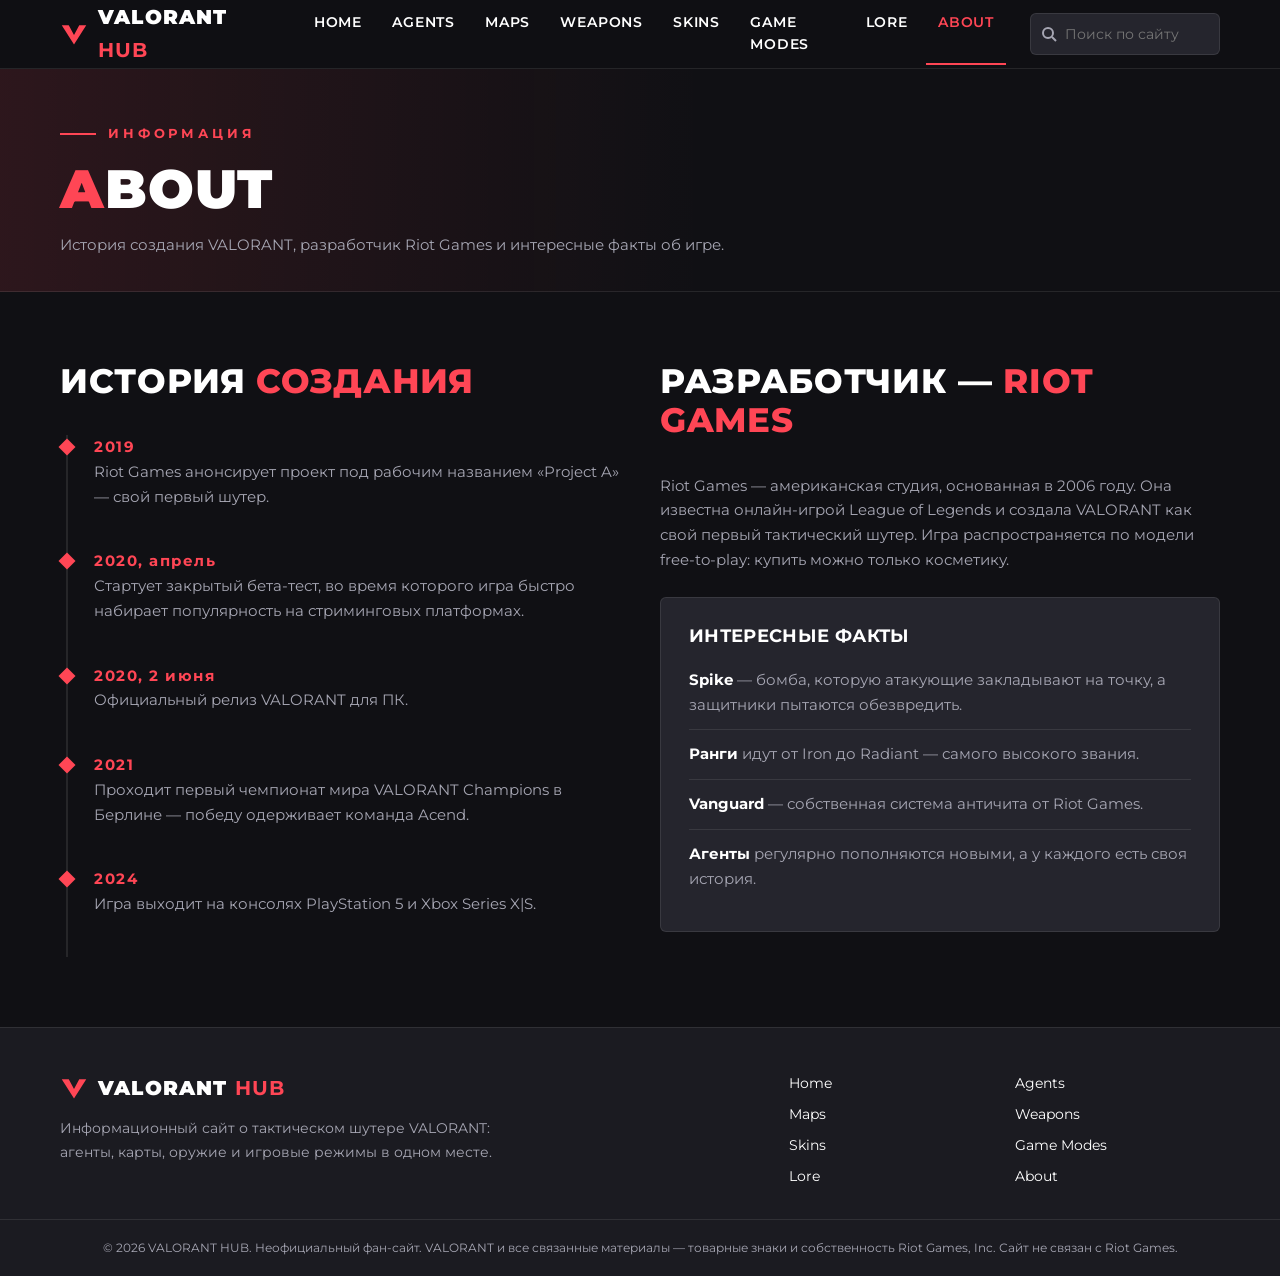
<file: about.html>
<!DOCTYPE html>
<html lang="ru">
<head>
<meta charset="UTF-8">
<meta name="viewport" content="width=device-width, initial-scale=1">
<title>About — VALORANT HUB</title>
<meta name="description" content="Об игре VALORANT: история создания, Riot Games и интересные факты.">
<meta name="theme-color" content="#101014">
<meta property="og:type" content="website">
<meta property="og:title" content="About — VALORANT HUB">
<meta property="og:description" content="Об игре VALORANT: история создания, Riot Games и интересные факты.">
<meta property="og:locale" content="ru_RU">
<link rel="icon" href="data:image/svg+xml,%3Csvg xmlns='http://www.w3.org/2000/svg' viewBox='0 0 32 32'%3E%3Crect width='32' height='32' fill='%23101014'/%3E%3Cpath fill='%23FF4655' d='M3 7h8l5 9 5-9h8L16 26z'/%3E%3C/svg%3E">
<link rel="preconnect" href="https://fonts.googleapis.com">
<link rel="preconnect" href="https://fonts.gstatic.com" crossorigin>
<link rel="preconnect" href="https://media.valorant-api.com" crossorigin>
<link rel="dns-prefetch" href="https://valorant-api.com">
<link href="https://fonts.googleapis.com/css2?family=Montserrat:wght@400;600;700;800;900&display=swap" rel="stylesheet">
<link rel="stylesheet" href="css/style.css">
</head>
<body data-page="about">
<main>
<noscript><p class="noscript">Для работы сайта нужен включённый JavaScript: шапка, поиск и карточки строятся скриптом.</p></noscript>
<section class="page-title"><div class="container">
<div class="eyebrow">Информация</div>
<h1 style="font-size:clamp(2rem,5vw,3.4rem)"><span class="accent">A</span>bout</h1>
<p>История создания VALORANT, разработчик Riot Games и интересные факты об игре.</p>
</div></section>
<section class="section"><div class="container"><div class="split" style="align-items:start">
<div>
<div class="section-head"><h2>История <span class="accent">создания</span></h2></div>
<div class="timeline">
<div class="item"><b>2019</b><p>Riot Games анонсирует проект под рабочим названием «Project A» — свой первый шутер.</p></div>
<div class="item"><b>2020, апрель</b><p>Стартует закрытый бета-тест, во время которого игра быстро набирает популярность на стриминговых платформах.</p></div>
<div class="item"><b>2020, 2 июня</b><p>Официальный релиз VALORANT для ПК.</p></div>
<div class="item"><b>2021</b><p>Проходит первый чемпионат мира VALORANT Champions в Берлине — победу одерживает команда Acend.</p></div>
<div class="item"><b>2024</b><p>Игра выходит на консолях PlayStation 5 и Xbox Series X|S.</p></div>
</div>
</div>
<div>
<div class="section-head"><h2>Разработчик — <span class="accent">Riot Games</span></h2></div>
<p style="color:var(--muted);margin-bottom:24px">Riot Games — американская студия, основанная в 2006 году. Она известна онлайн-игрой League of Legends и создала VALORANT как свой первый тактический шутер. Игра распространяется по модели free-to-play: купить можно только косметику.</p>
<div class="panel"><h3 style="margin-bottom:10px">Интересные факты</h3><ul>
<li><b>Spike</b> — бомба, которую атакующие закладывают на точку, а защитники пытаются обезвредить.</li>
<li><b>Ранги</b> идут от Iron до Radiant — самого высокого звания.</li>
<li><b>Vanguard</b> — собственная система античита от Riot Games.</li>
<li><b>Агенты</b> регулярно пополняются новыми, а у каждого есть своя история.</li>
</ul></div>
</div>
</div></div></section>
</main>
<script src="js/data.js" defer></script>
<script src="js/main.js" defer></script>
</body>
</html>
</file>
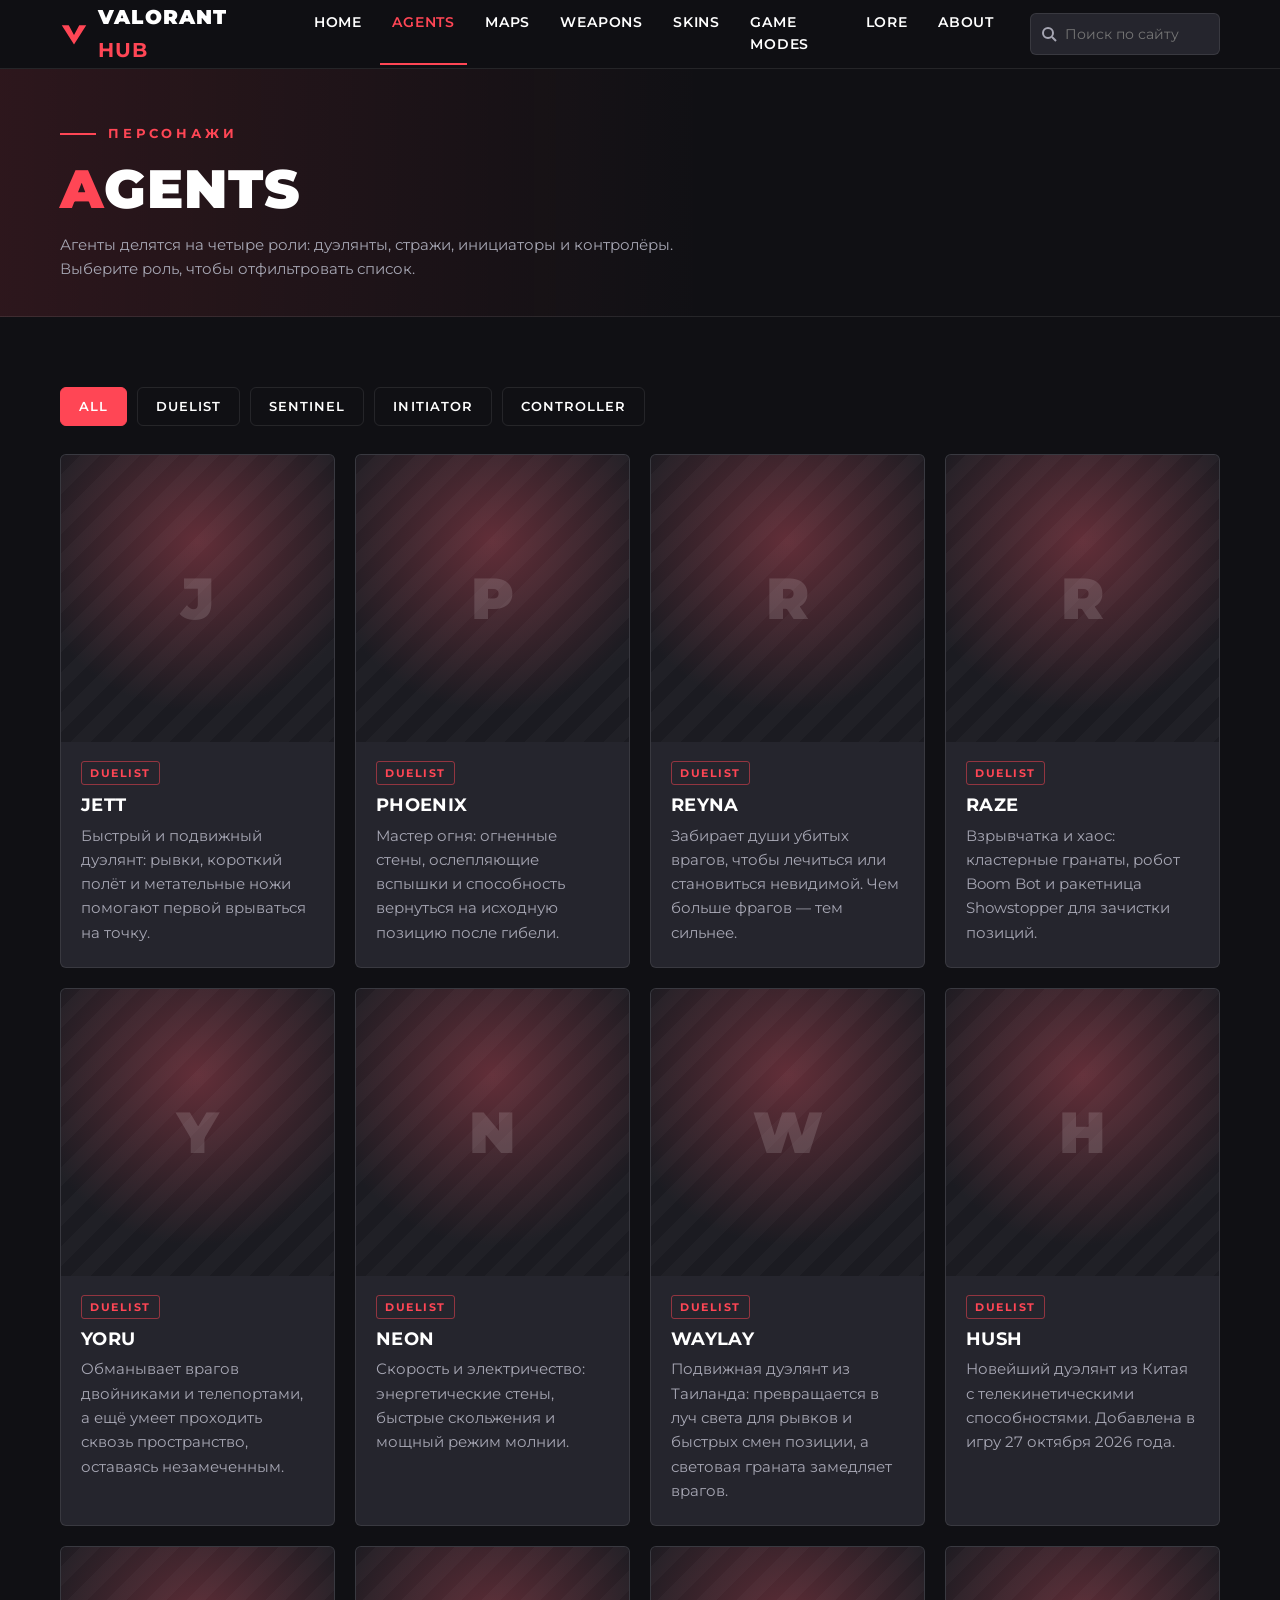
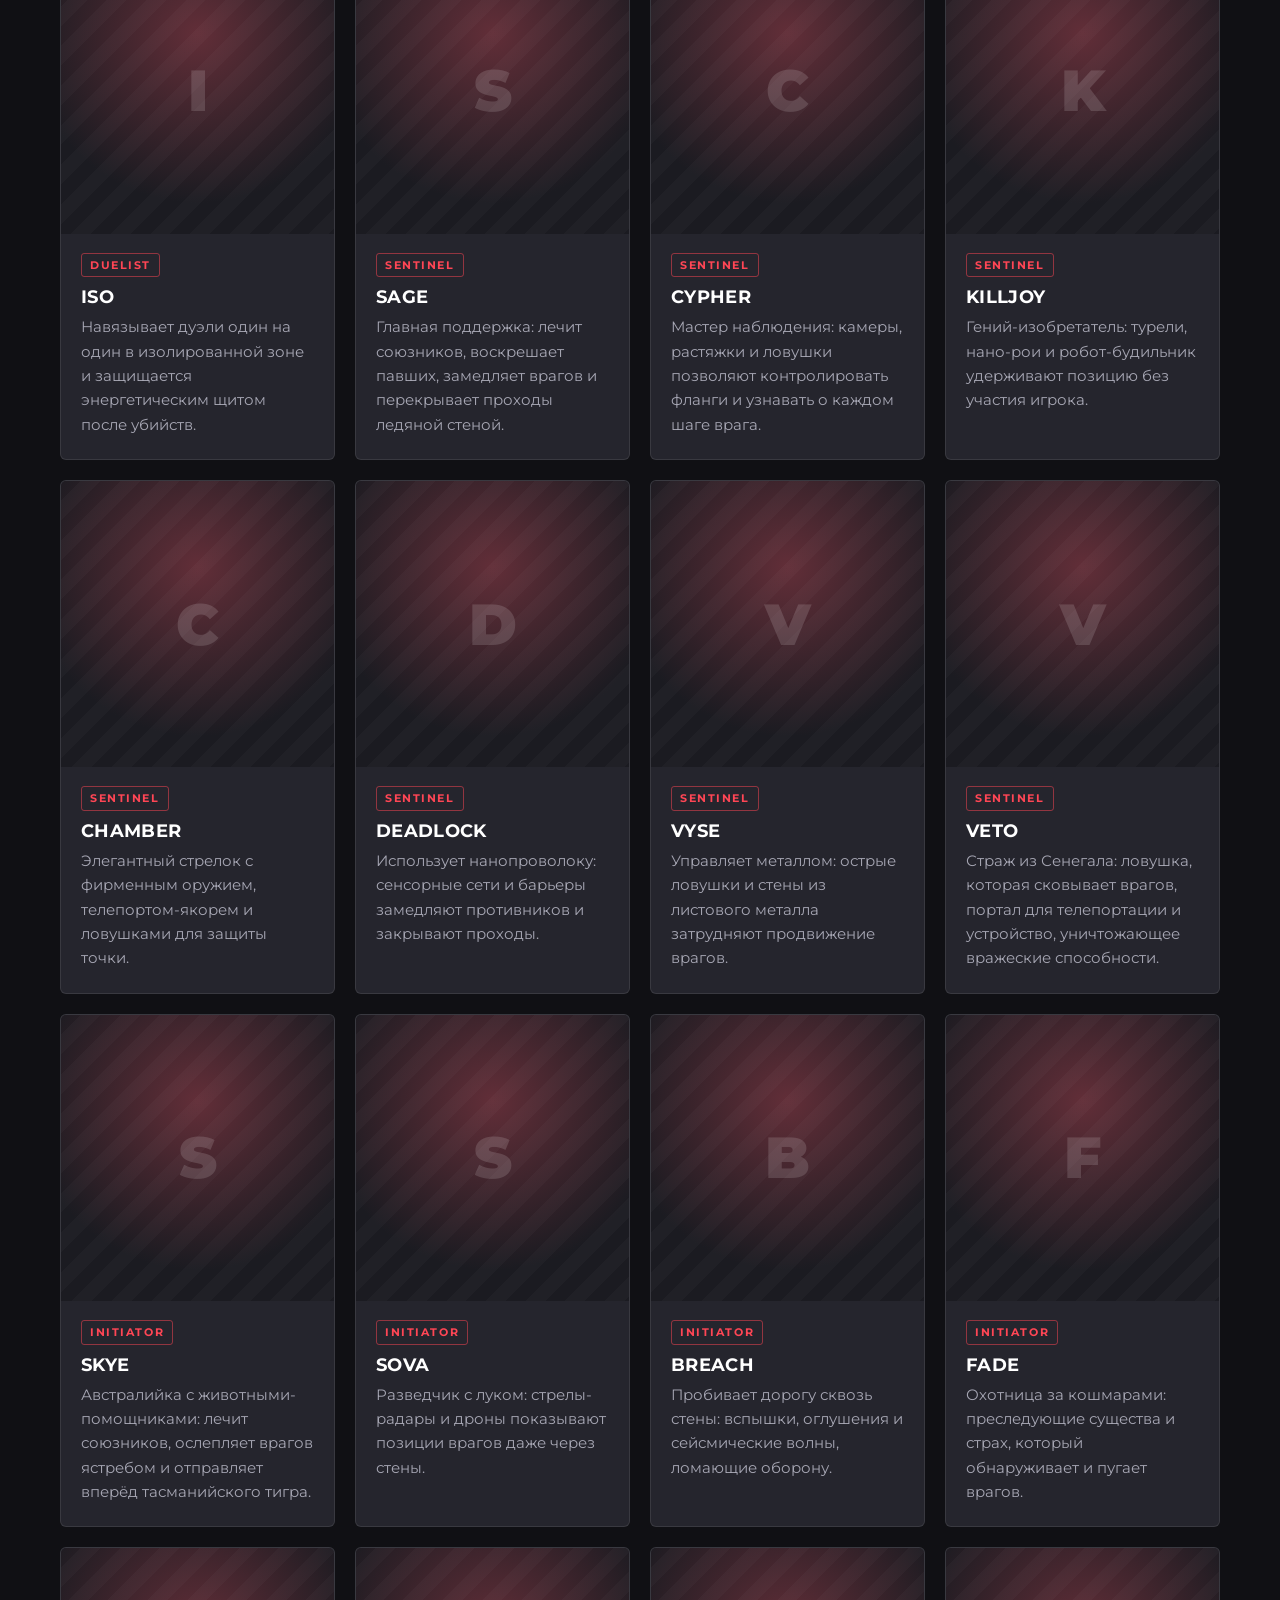
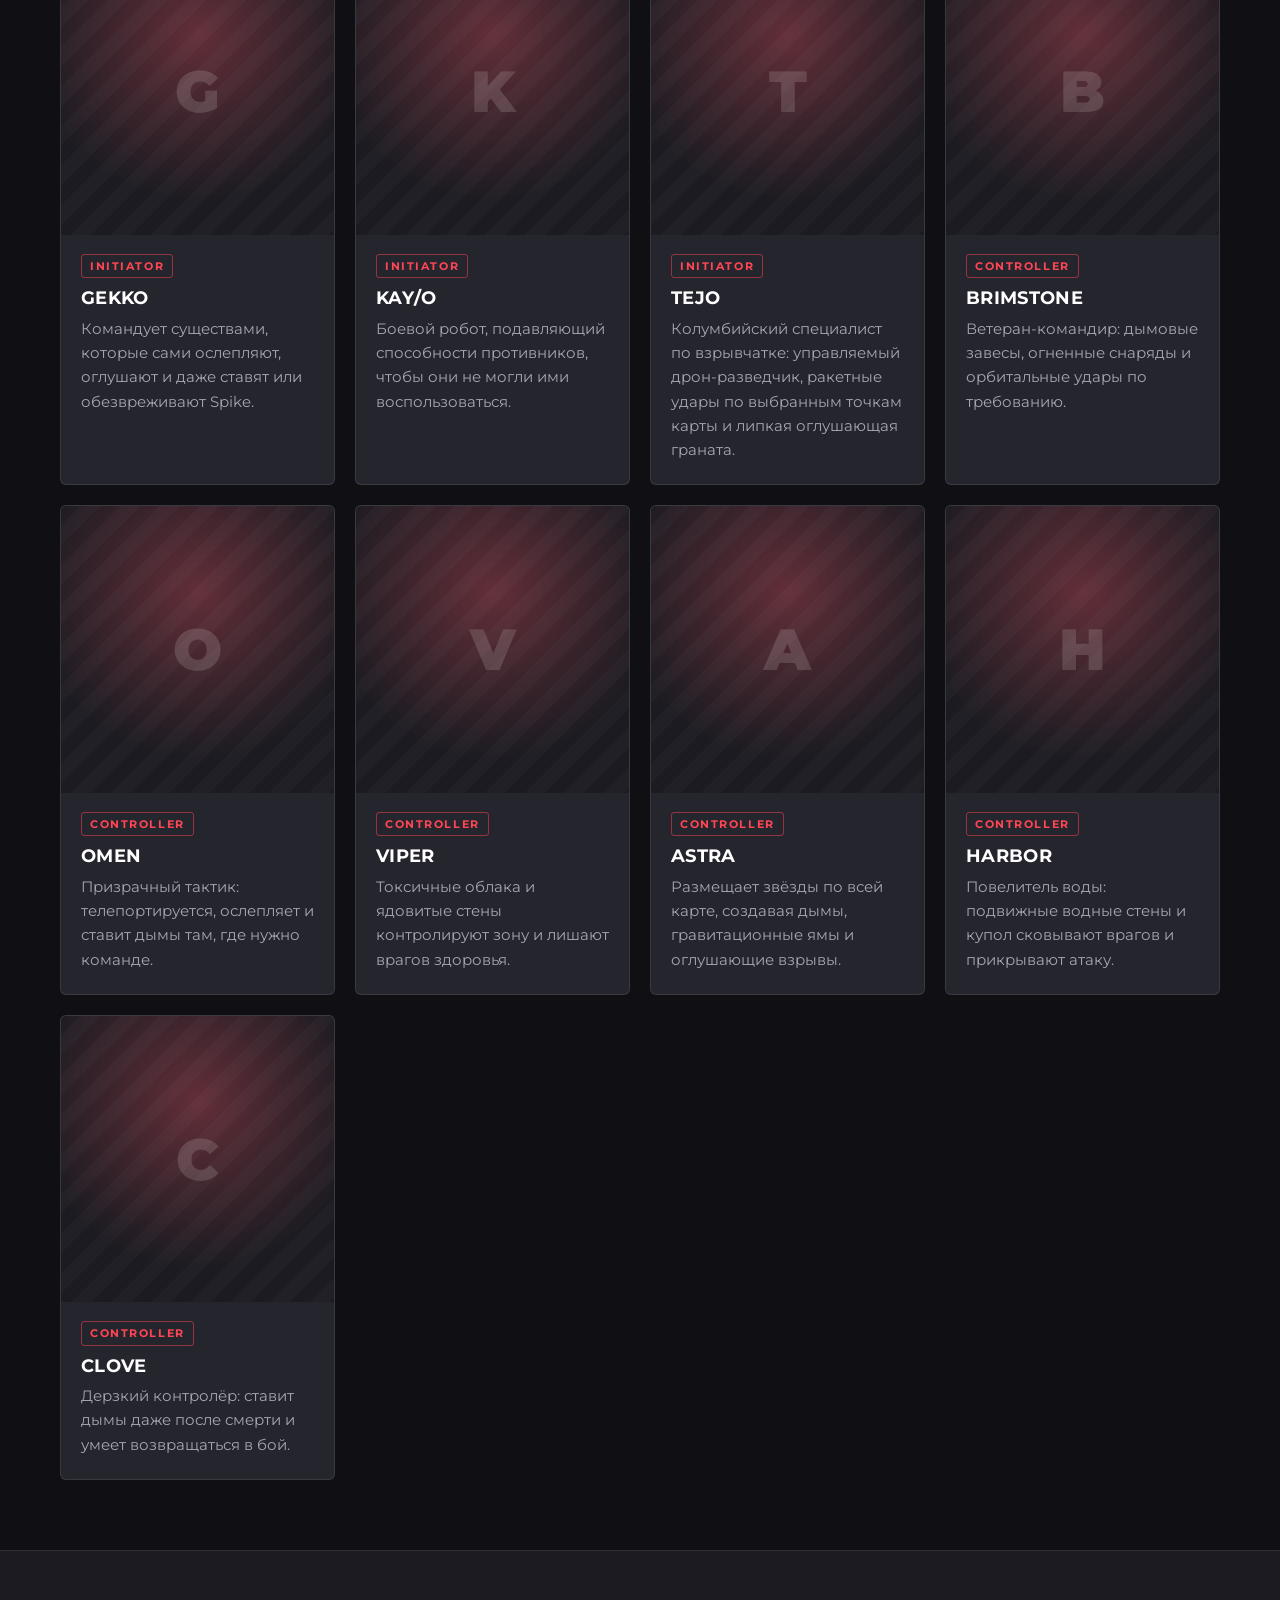
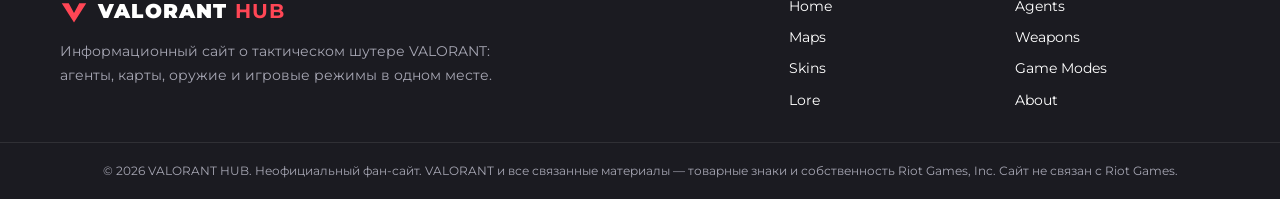
<file: agents.html>
<!DOCTYPE html>
<html lang="ru">
<head>
<meta charset="UTF-8">
<meta name="viewport" content="width=device-width, initial-scale=1">
<title>Agents — VALORANT HUB</title>
<meta name="description" content="Агенты VALORANT: роли, способности и описание каждого персонажа.">
<meta name="theme-color" content="#101014">
<meta property="og:type" content="website">
<meta property="og:title" content="Agents — VALORANT HUB">
<meta property="og:description" content="Агенты VALORANT: роли, способности и описание каждого персонажа.">
<meta property="og:locale" content="ru_RU">
<link rel="icon" href="data:image/svg+xml,%3Csvg xmlns='http://www.w3.org/2000/svg' viewBox='0 0 32 32'%3E%3Crect width='32' height='32' fill='%23101014'/%3E%3Cpath fill='%23FF4655' d='M3 7h8l5 9 5-9h8L16 26z'/%3E%3C/svg%3E">
<link rel="preconnect" href="https://fonts.googleapis.com">
<link rel="preconnect" href="https://fonts.gstatic.com" crossorigin>
<link rel="preconnect" href="https://media.valorant-api.com" crossorigin>
<link rel="dns-prefetch" href="https://valorant-api.com">
<link href="https://fonts.googleapis.com/css2?family=Montserrat:wght@400;600;700;800;900&display=swap" rel="stylesheet">
<link rel="stylesheet" href="css/style.css">
</head>
<body data-page="agents">
<main>
<noscript><p class="noscript">Для работы сайта нужен включённый JavaScript: шапка, поиск и карточки строятся скриптом.</p></noscript>
<section class="page-title"><div class="container">
<div class="eyebrow">Персонажи</div>
<h1 style="font-size:clamp(2rem,5vw,3.4rem)"><span class="accent">A</span>gents</h1>
<p>Агенты делятся на четыре роли: дуэлянты, стражи, инициаторы и контролёры. Выберите роль, чтобы отфильтровать список.</p>
</div></section>
<section class="section"><div class="container"><div id="agents-root"></div></div></section>
</main>
<script src="js/data.js" defer></script>
<script src="js/main.js" defer></script>
</body>
</html>
</file>
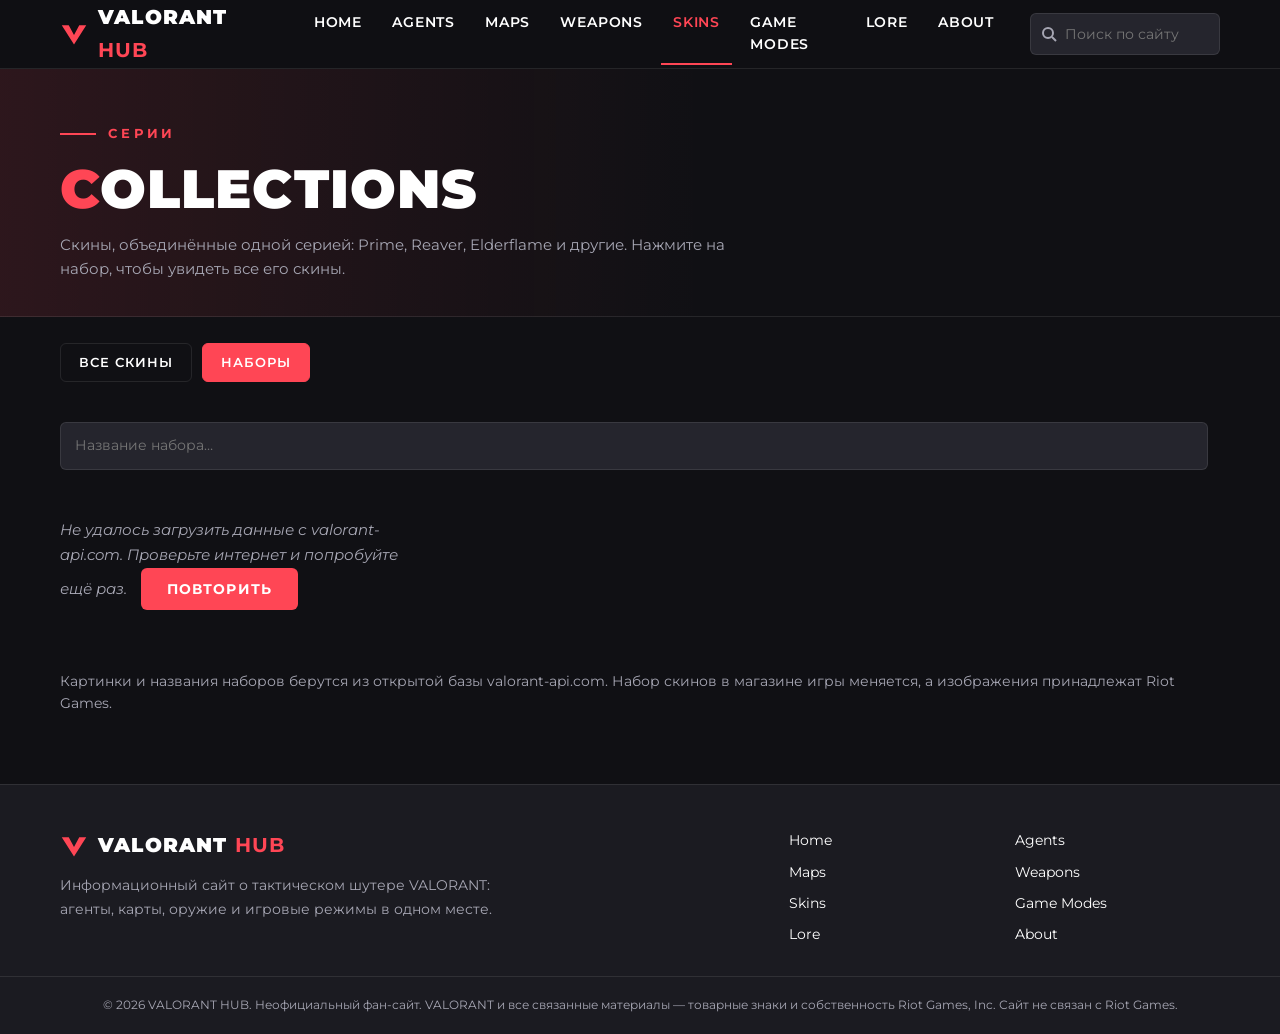
<file: collections.html>
<!DOCTYPE html>
<html lang="ru">
<head>
<meta charset="UTF-8">
<meta name="viewport" content="width=device-width, initial-scale=1">
<title>Collections — VALORANT HUB</title>
<meta name="description" content="Наборы скинов VALORANT: серии, их оружие, редкость и состав.">
<meta name="theme-color" content="#101014">
<meta property="og:type" content="website">
<meta property="og:title" content="Collections — VALORANT HUB">
<meta property="og:description" content="Наборы скинов VALORANT: серии, их оружие, редкость и состав.">
<meta property="og:locale" content="ru_RU">
<link rel="icon" href="data:image/svg+xml,%3Csvg xmlns='http://www.w3.org/2000/svg' viewBox='0 0 32 32'%3E%3Crect width='32' height='32' fill='%23101014'/%3E%3Cpath fill='%23FF4655' d='M3 7h8l5 9 5-9h8L16 26z'/%3E%3C/svg%3E">
<link rel="preconnect" href="https://fonts.googleapis.com">
<link rel="preconnect" href="https://fonts.gstatic.com" crossorigin>
<link rel="preconnect" href="https://media.valorant-api.com" crossorigin>
<link rel="dns-prefetch" href="https://valorant-api.com">
<link href="https://fonts.googleapis.com/css2?family=Montserrat:wght@400;600;700;800;900&display=swap" rel="stylesheet">
<link rel="stylesheet" href="css/style.css">
</head>
<body data-page="collections">
<main>
<noscript><p class="noscript">Для работы сайта нужен включённый JavaScript: шапка, поиск и карточки строятся скриптом.</p></noscript>
<section class="page-title"><div class="container">
<div class="eyebrow">Серии</div>
<h1 style="font-size:clamp(2rem,5vw,3.4rem)"><span class="accent">C</span>ollections</h1>
<p>Скины, объединённые одной серией: Prime, Reaver, Elderflame и другие. Нажмите на набор, чтобы увидеть все его скины.</p>
</div></section>
<div class="container"><div class="filters" style="margin:26px 0 -30px"><a class="chip" href="skins.html">Все скины</a><a class="chip on" href="collections.html">Наборы</a></div></div>
<section class="section"><div class="container">
<div class="toolbar">
<input id="col-q" type="search" placeholder="Название набора…" aria-label="Поиск набора" autocomplete="off">
<span id="col-count" class="count"></span>
</div>
<div class="detail" id="col-detail" hidden></div>
<div class="grid c3" id="col-root"></div>
<div style="text-align:center;margin-top:30px"><button class="btn" id="col-more" type="button" hidden>Показать ещё</button></div>
<p class="note">Картинки и названия наборов берутся из открытой базы valorant-api.com. Набор скинов в магазине игры меняется, а изображения принадлежат Riot Games.</p>
</div></section>
</main>
<script src="js/data.js" defer></script>
<script src="js/main.js" defer></script>
</body>
</html>
</file>
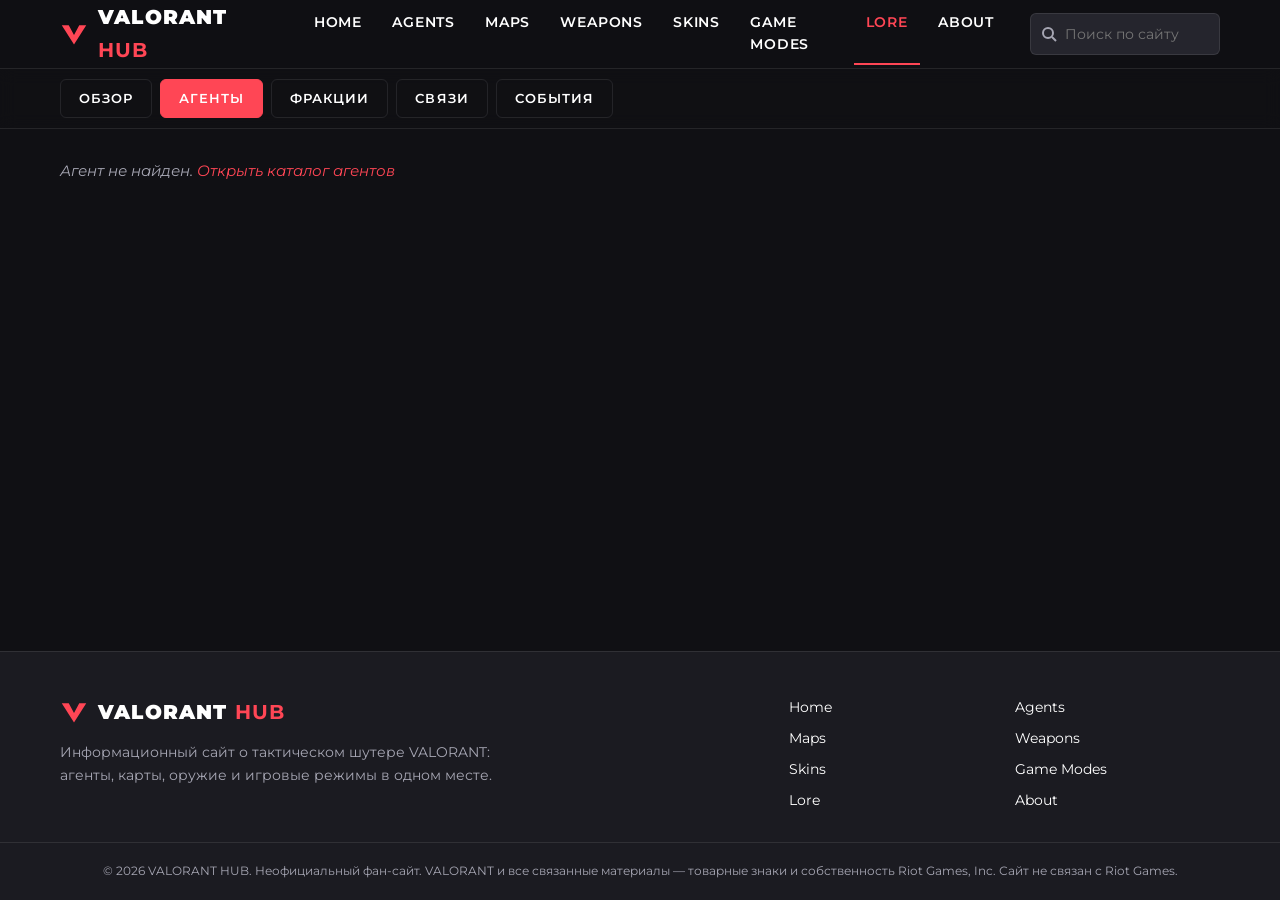
<file: lore-agent.html>
<!DOCTYPE html>
<html lang="ru">
<head>
<meta charset="UTF-8">
<meta name="viewport" content="width=device-width, initial-scale=1">
<title>Lore: агент — VALORANT HUB</title>
<meta name="description" content="История агента VALORANT.">
<meta name="theme-color" content="#101014">
<meta property="og:type" content="website">
<meta property="og:title" content="Lore: агент — VALORANT HUB">
<meta property="og:description" content="История агента VALORANT.">
<meta property="og:locale" content="ru_RU">
<link rel="icon" href="data:image/svg+xml,%3Csvg xmlns='http://www.w3.org/2000/svg' viewBox='0 0 32 32'%3E%3Crect width='32' height='32' fill='%23101014'/%3E%3Cpath fill='%23FF4655' d='M3 7h8l5 9 5-9h8L16 26z'/%3E%3C/svg%3E">
<link rel="preconnect" href="https://fonts.googleapis.com">
<link rel="preconnect" href="https://fonts.gstatic.com" crossorigin>
<link rel="preconnect" href="https://media.valorant-api.com" crossorigin>
<link rel="dns-prefetch" href="https://valorant-api.com">
<link href="https://fonts.googleapis.com/css2?family=Montserrat:wght@400;600;700;800;900&display=swap" rel="stylesheet">
<link rel="stylesheet" href="css/style.css">
</head>
<body data-page="lore" data-sub="agent">
<main>
<noscript><p class="noscript">Для работы сайта нужен включённый JavaScript.</p></noscript>
<div class="subnav" id="subnav"></div>
<div id="agent-root"></div>
</main>
<script src="js/data.js" defer></script>
<script src="js/lore-data.js" defer></script>
<script src="js/main.js" defer></script>
<script src="js/lore.js" defer></script>
</body>
</html>
</file>
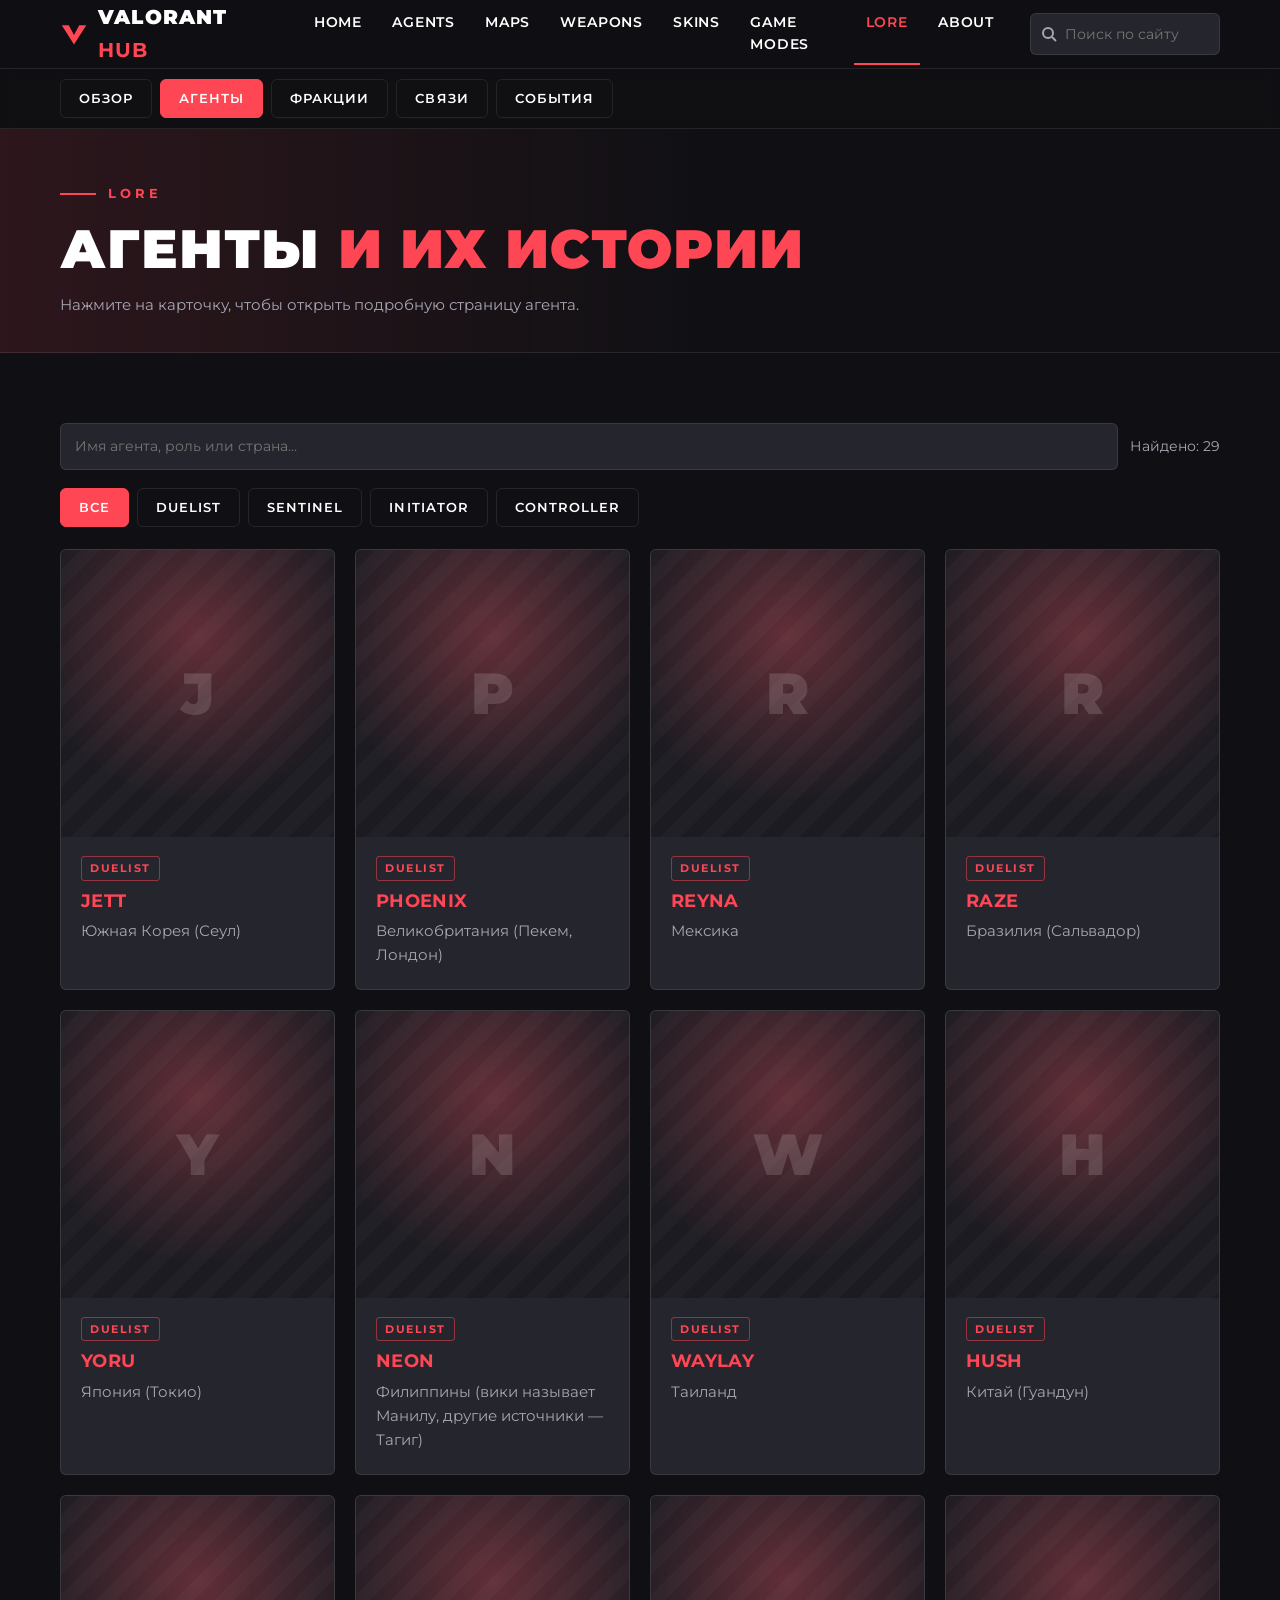
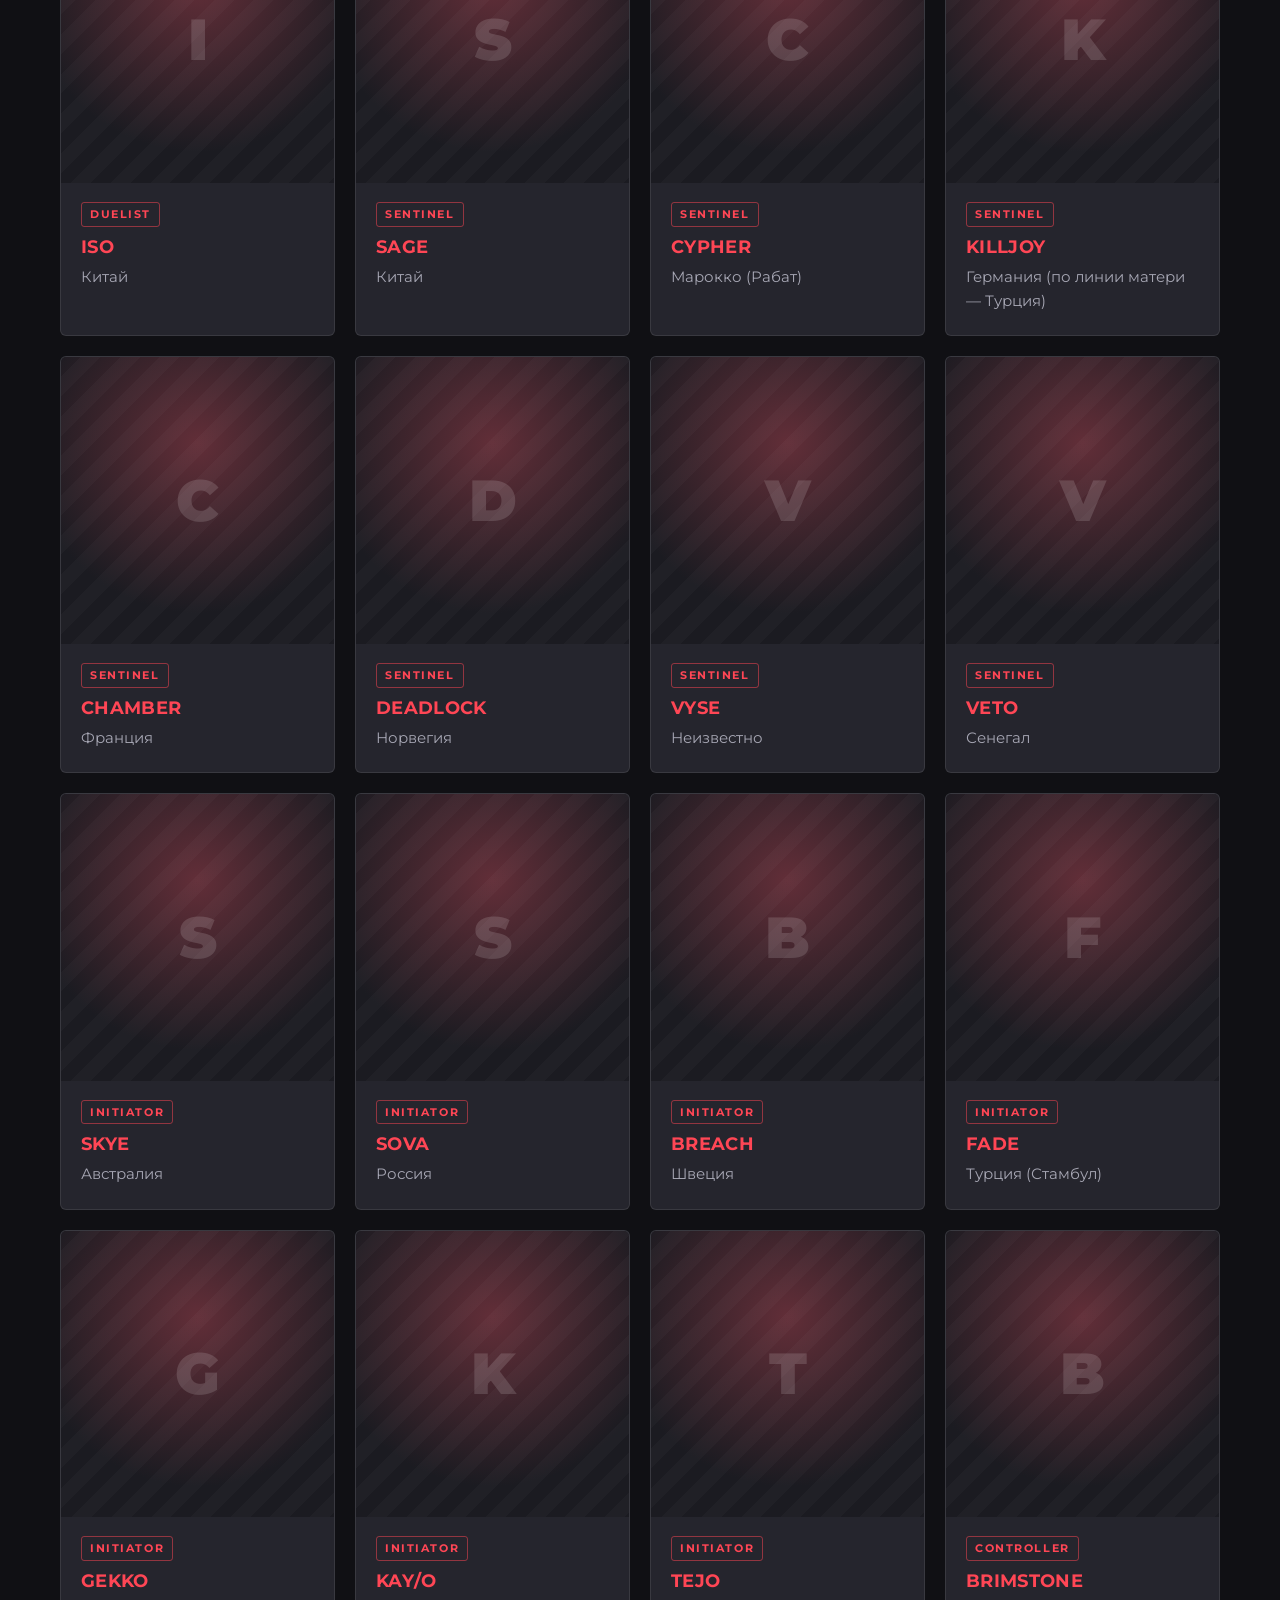
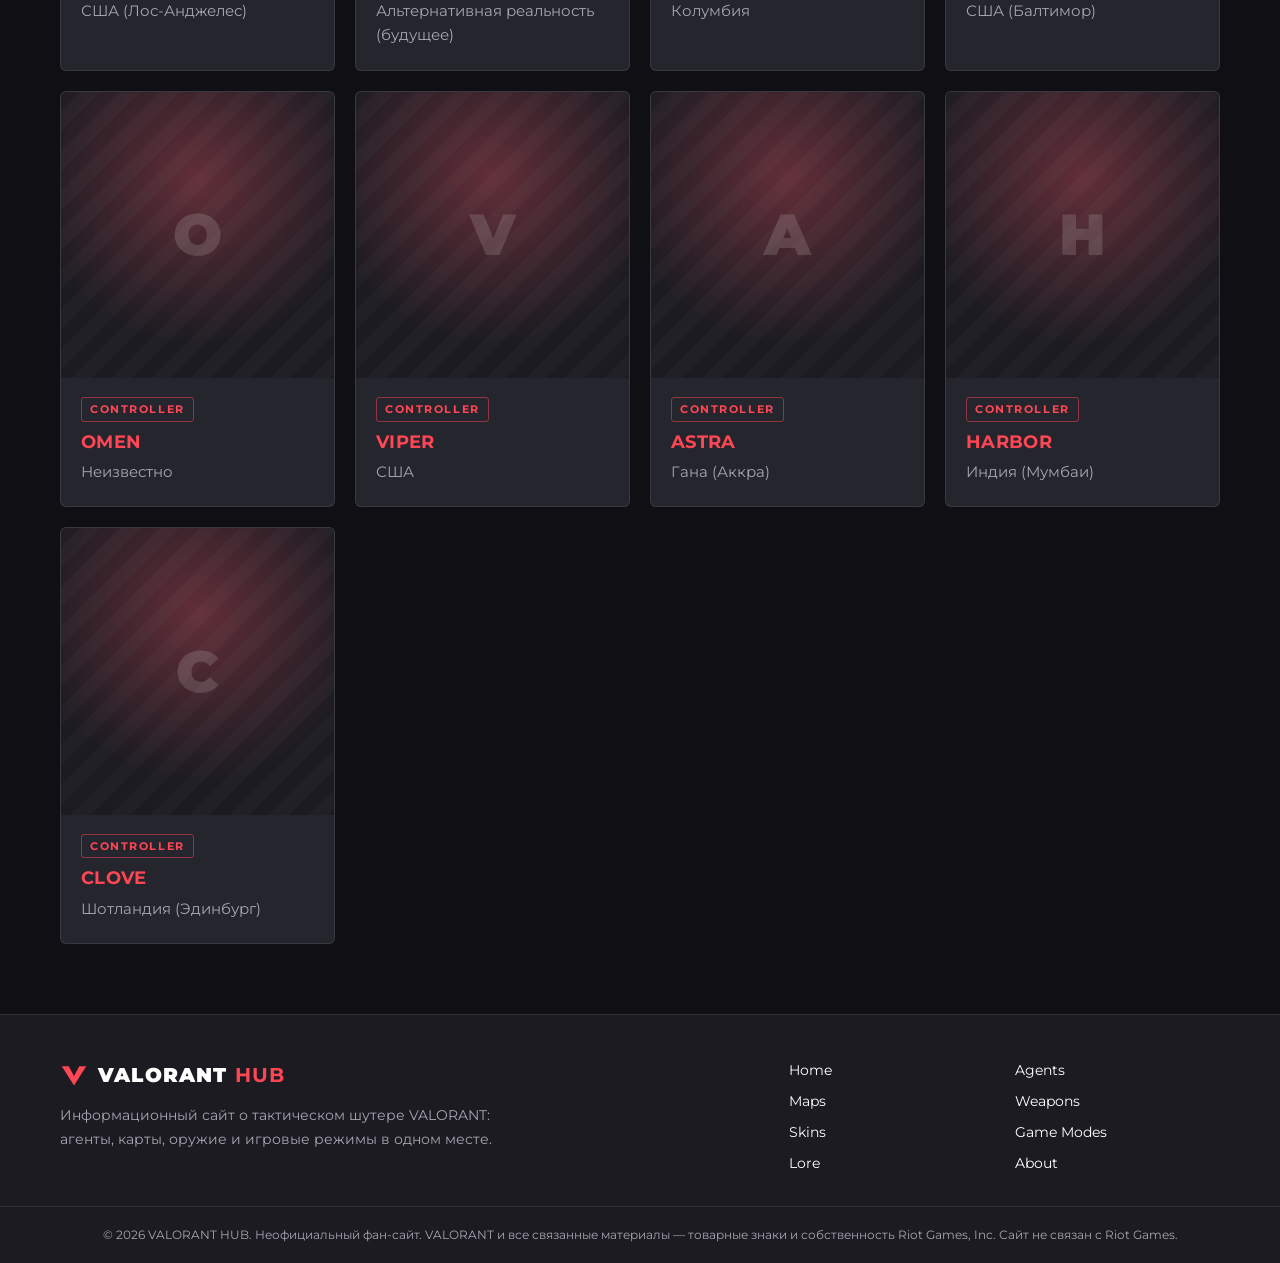
<file: lore-agents.html>
<!DOCTYPE html>
<html lang="ru">
<head>
<meta charset="UTF-8">
<meta name="viewport" content="width=device-width, initial-scale=1">
<title>Lore: агенты — VALORANT HUB</title>
<meta name="description" content="Каталог агентов VALORANT с историей: страна, роль, биография, связи.">
<meta name="theme-color" content="#101014">
<meta property="og:type" content="website">
<meta property="og:title" content="Lore: агенты — VALORANT HUB">
<meta property="og:description" content="Каталог агентов VALORANT с историей: страна, роль, биография, связи.">
<meta property="og:locale" content="ru_RU">
<link rel="icon" href="data:image/svg+xml,%3Csvg xmlns='http://www.w3.org/2000/svg' viewBox='0 0 32 32'%3E%3Crect width='32' height='32' fill='%23101014'/%3E%3Cpath fill='%23FF4655' d='M3 7h8l5 9 5-9h8L16 26z'/%3E%3C/svg%3E">
<link rel="preconnect" href="https://fonts.googleapis.com">
<link rel="preconnect" href="https://fonts.gstatic.com" crossorigin>
<link rel="preconnect" href="https://media.valorant-api.com" crossorigin>
<link rel="dns-prefetch" href="https://valorant-api.com">
<link href="https://fonts.googleapis.com/css2?family=Montserrat:wght@400;600;700;800;900&display=swap" rel="stylesheet">
<link rel="stylesheet" href="css/style.css">
</head>
<body data-page="lore" data-sub="agents">
<main>
<noscript><p class="noscript">Для работы сайта нужен включённый JavaScript.</p></noscript>
<div class="subnav" id="subnav"></div>
<section class="page-title"><div class="container"><div class="eyebrow">Lore</div><h1 style="font-size:clamp(2rem,5vw,3.4rem)">Агенты <span class="accent">и их истории</span></h1><p>Нажмите на карточку, чтобы открыть подробную страницу агента.</p></div></section><section class="section"><div class="container"><div class="toolbar"><input id="lore-q" type="search" placeholder="Имя агента, роль или страна…" aria-label="Поиск по агентам" autocomplete="off"><span class="count" id="lore-count"></span></div><div class="filters" id="lore-filters" style="margin-bottom:22px;display:flex;flex-wrap:wrap;gap:8px"></div><div class="grid c4" id="lore-grid"></div></div></section>
</main>
<script src="js/data.js" defer></script>
<script src="js/lore-data.js" defer></script>
<script src="js/main.js" defer></script>
<script src="js/lore.js" defer></script>
</body>
</html>
</file>
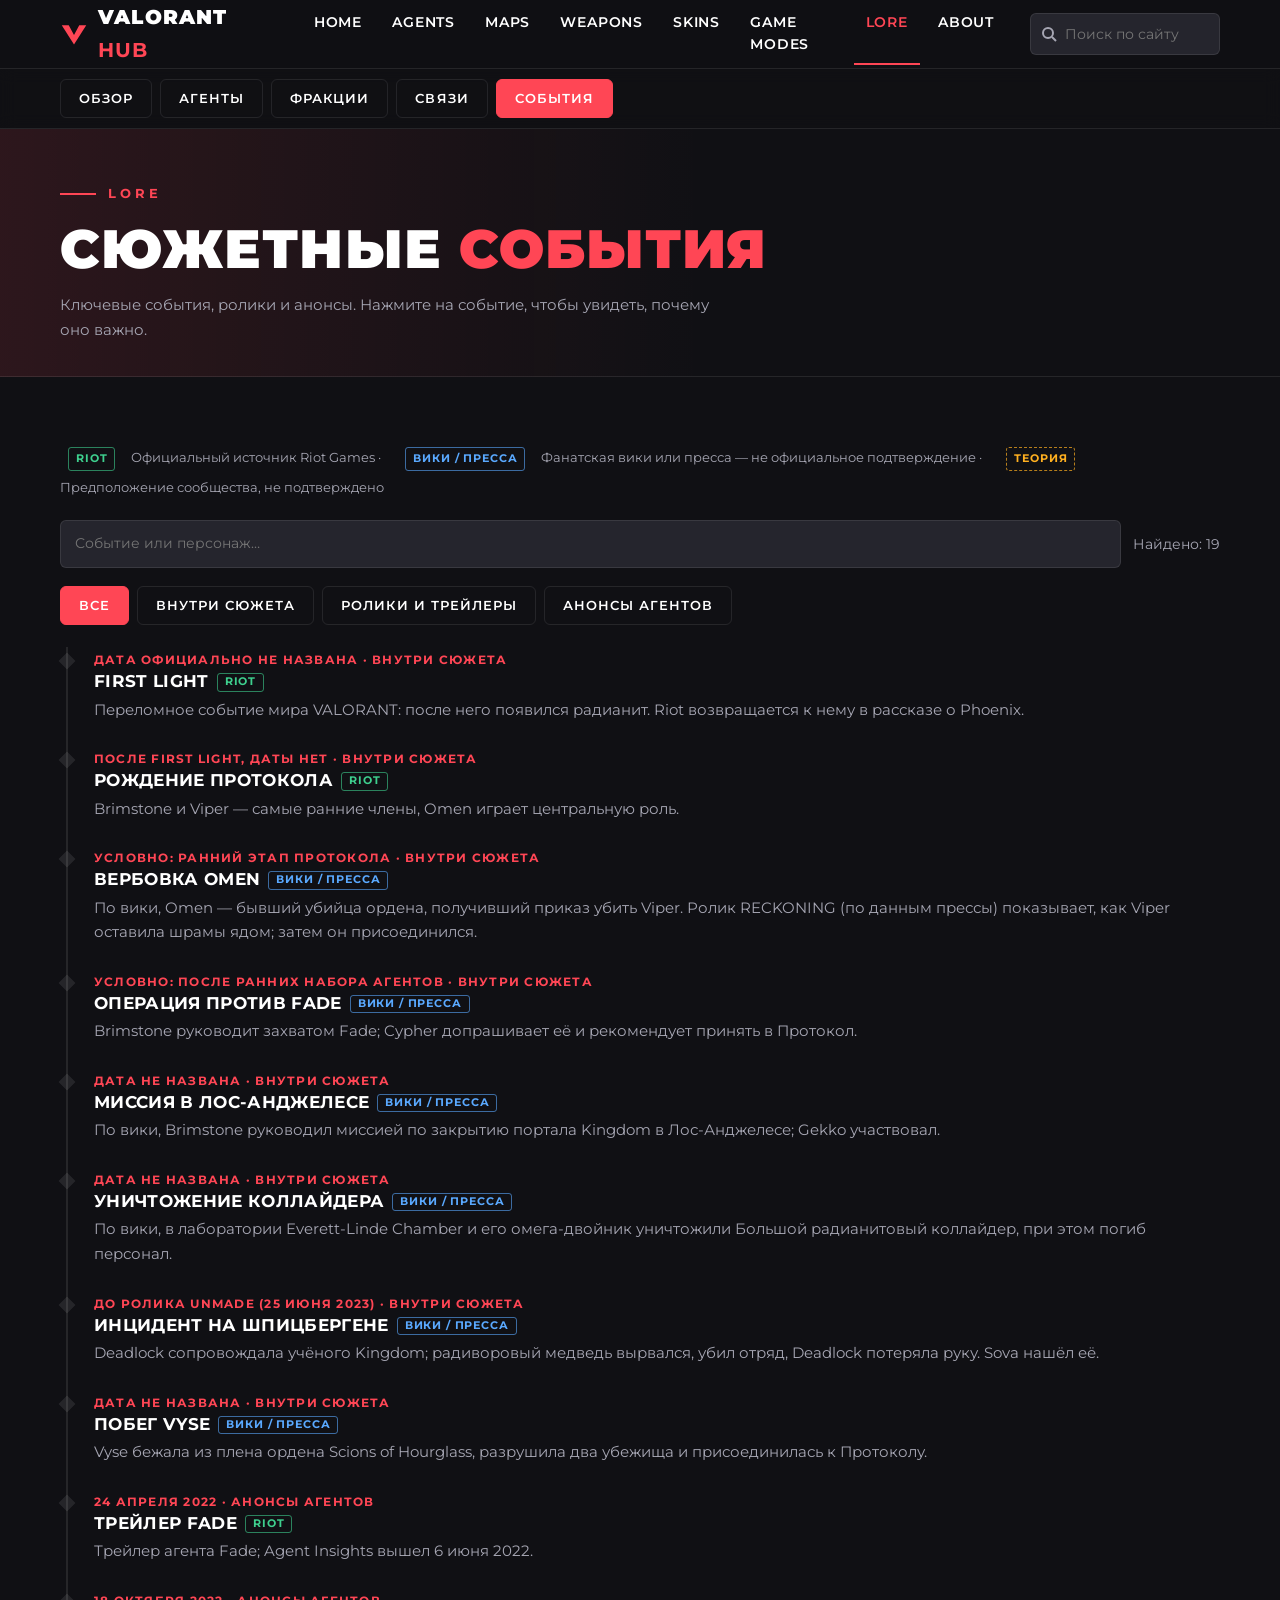
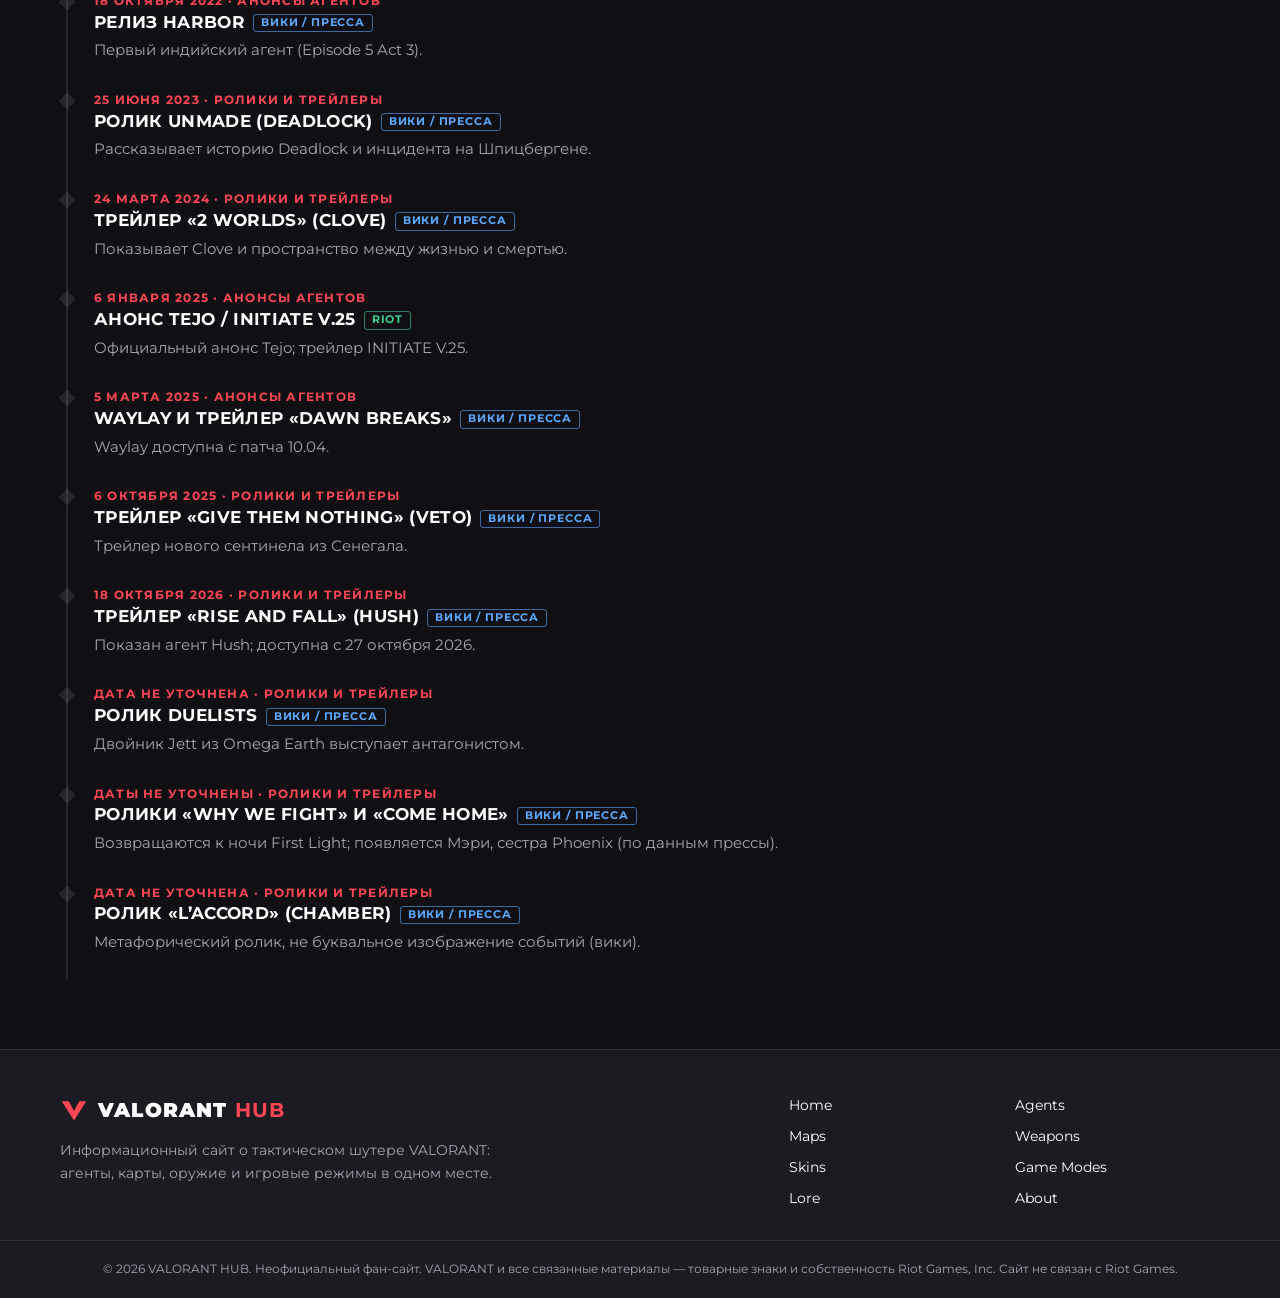
<file: lore-events.html>
<!DOCTYPE html>
<html lang="ru">
<head>
<meta charset="UTF-8">
<meta name="viewport" content="width=device-width, initial-scale=1">
<title>Lore: события — VALORANT HUB</title>
<meta name="description" content="Хронология сюжетных событий, роликов и анонсов VALORANT.">
<meta name="theme-color" content="#101014">
<meta property="og:type" content="website">
<meta property="og:title" content="Lore: события — VALORANT HUB">
<meta property="og:description" content="Хронология сюжетных событий, роликов и анонсов VALORANT.">
<meta property="og:locale" content="ru_RU">
<link rel="icon" href="data:image/svg+xml,%3Csvg xmlns='http://www.w3.org/2000/svg' viewBox='0 0 32 32'%3E%3Crect width='32' height='32' fill='%23101014'/%3E%3Cpath fill='%23FF4655' d='M3 7h8l5 9 5-9h8L16 26z'/%3E%3C/svg%3E">
<link rel="preconnect" href="https://fonts.googleapis.com">
<link rel="preconnect" href="https://fonts.gstatic.com" crossorigin>
<link rel="preconnect" href="https://media.valorant-api.com" crossorigin>
<link rel="dns-prefetch" href="https://valorant-api.com">
<link href="https://fonts.googleapis.com/css2?family=Montserrat:wght@400;600;700;800;900&display=swap" rel="stylesheet">
<link rel="stylesheet" href="css/style.css">
</head>
<body data-page="lore" data-sub="events">
<main>
<noscript><p class="noscript">Для работы сайта нужен включённый JavaScript.</p></noscript>
<div class="subnav" id="subnav"></div>
<section class="page-title"><div class="container"><div class="eyebrow">Lore</div><h1 style="font-size:clamp(2rem,5vw,3.4rem)">Сюжетные <span class="accent">события</span></h1><p>Ключевые события, ролики и анонсы. Нажмите на событие, чтобы увидеть, почему оно важно.</p></div></section><section class="section"><div class="container"><div id="ev-legend"></div><div class="toolbar"><input id="ev-q" type="search" placeholder="Событие или персонаж…" aria-label="Поиск по событиям" autocomplete="off"><span class="count" id="ev-count"></span></div><div class="filters" id="ev-filters" style="display:flex;flex-wrap:wrap;gap:8px;margin-bottom:22px"></div><div class="timeline" id="ev-tl"></div></div></section>
</main>
<script src="js/data.js" defer></script>
<script src="js/lore-data.js" defer></script>
<script src="js/main.js" defer></script>
<script src="js/lore.js" defer></script>
</body>
</html>
</file>
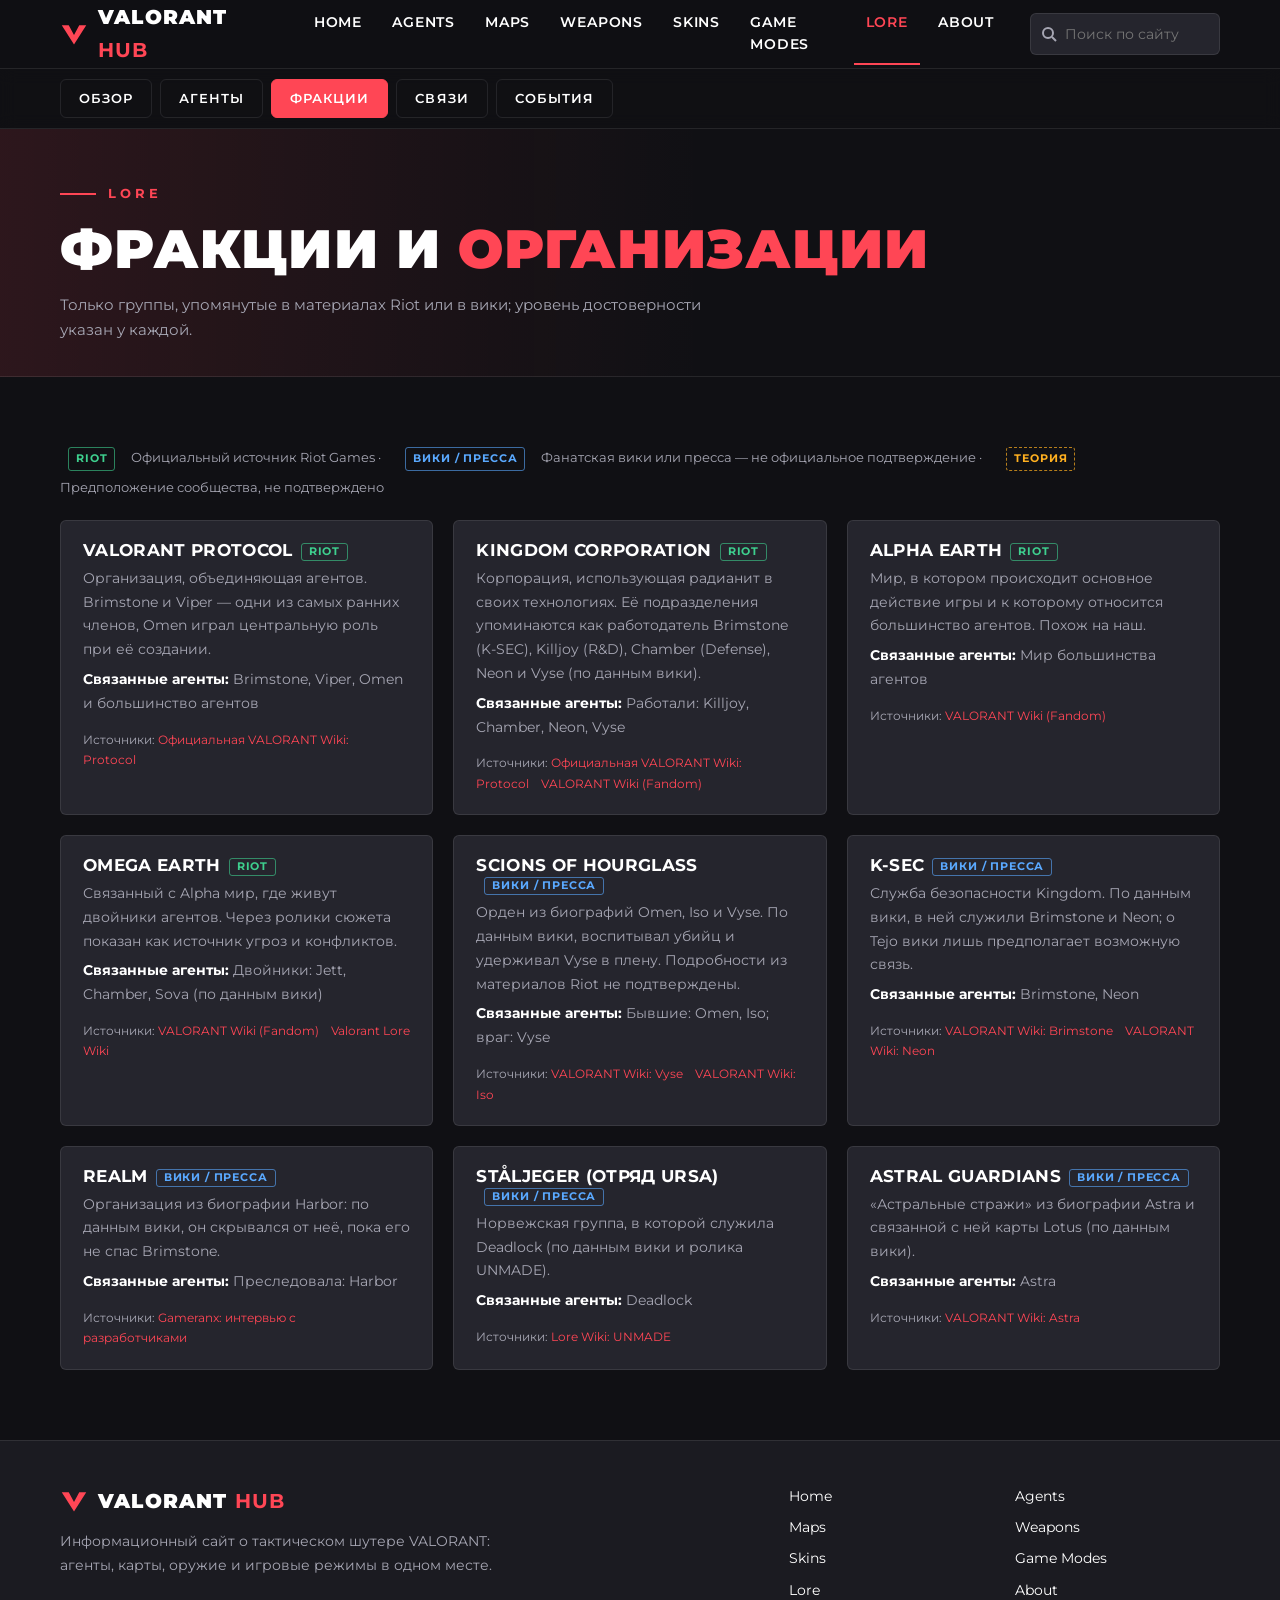
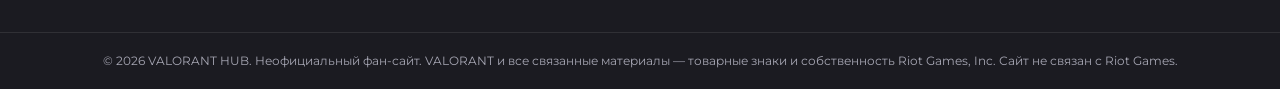
<file: lore-factions.html>
<!DOCTYPE html>
<html lang="ru">
<head>
<meta charset="UTF-8">
<meta name="viewport" content="width=device-width, initial-scale=1">
<title>Lore: фракции — VALORANT HUB</title>
<meta name="description" content="Фракции и организации VALORANT: Protocol, Kingdom, Alpha и Omega Earth.">
<meta name="theme-color" content="#101014">
<meta property="og:type" content="website">
<meta property="og:title" content="Lore: фракции — VALORANT HUB">
<meta property="og:description" content="Фракции и организации VALORANT: Protocol, Kingdom, Alpha и Omega Earth.">
<meta property="og:locale" content="ru_RU">
<link rel="icon" href="data:image/svg+xml,%3Csvg xmlns='http://www.w3.org/2000/svg' viewBox='0 0 32 32'%3E%3Crect width='32' height='32' fill='%23101014'/%3E%3Cpath fill='%23FF4655' d='M3 7h8l5 9 5-9h8L16 26z'/%3E%3C/svg%3E">
<link rel="preconnect" href="https://fonts.googleapis.com">
<link rel="preconnect" href="https://fonts.gstatic.com" crossorigin>
<link rel="preconnect" href="https://media.valorant-api.com" crossorigin>
<link rel="dns-prefetch" href="https://valorant-api.com">
<link href="https://fonts.googleapis.com/css2?family=Montserrat:wght@400;600;700;800;900&display=swap" rel="stylesheet">
<link rel="stylesheet" href="css/style.css">
</head>
<body data-page="lore" data-sub="factions">
<main>
<noscript><p class="noscript">Для работы сайта нужен включённый JavaScript.</p></noscript>
<div class="subnav" id="subnav"></div>
<section class="page-title"><div class="container"><div class="eyebrow">Lore</div><h1 style="font-size:clamp(2rem,5vw,3.4rem)">Фракции и <span class="accent">организации</span></h1><p>Только группы, упомянутые в материалах Riot или в вики; уровень достоверности указан у каждой.</p></div></section><section class="section"><div class="container"><div id="fac-legend"></div><div class="grid c3" id="fac-grid"></div></div></section>
</main>
<script src="js/data.js" defer></script>
<script src="js/lore-data.js" defer></script>
<script src="js/main.js" defer></script>
<script src="js/lore.js" defer></script>
</body>
</html>
</file>
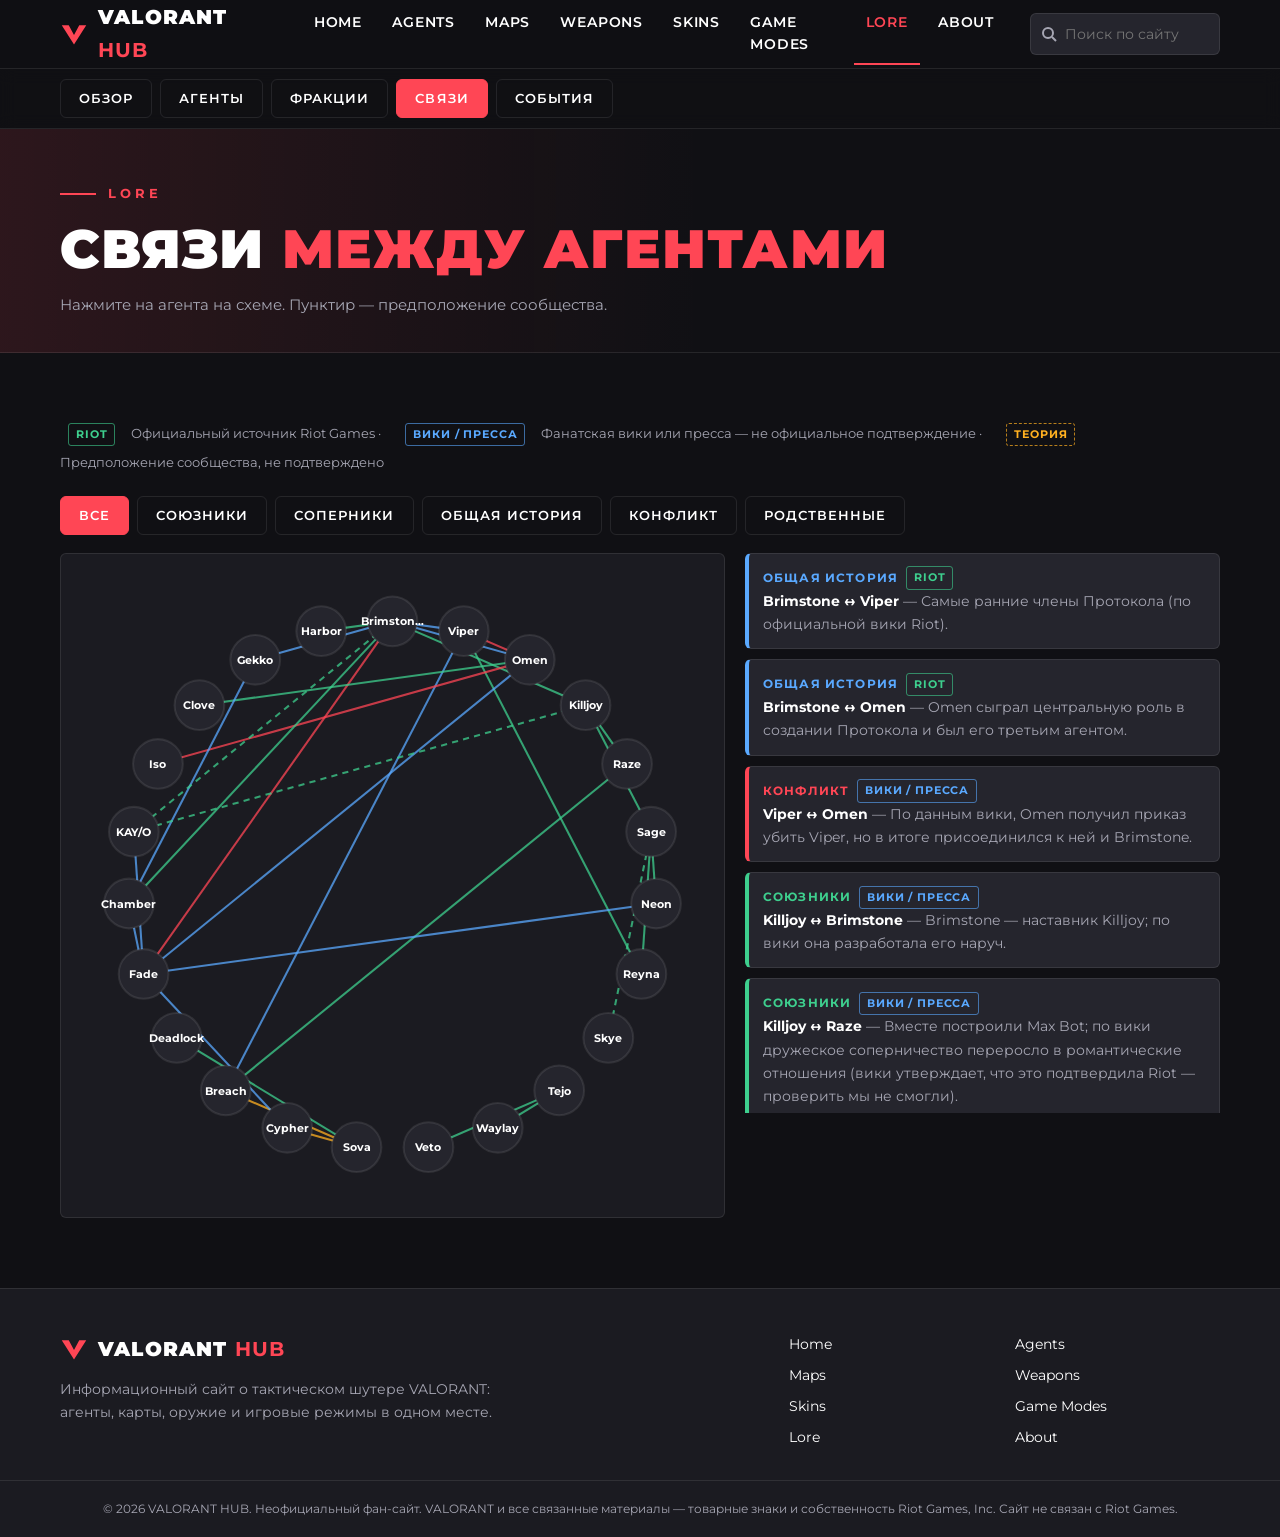
<file: lore-relations.html>
<!DOCTYPE html>
<html lang="ru">
<head>
<meta charset="UTF-8">
<meta name="viewport" content="width=device-width, initial-scale=1">
<title>Lore: связи — VALORANT HUB</title>
<meta name="description" content="Интерактивная схема связей между агентами VALORANT.">
<meta name="theme-color" content="#101014">
<meta property="og:type" content="website">
<meta property="og:title" content="Lore: связи — VALORANT HUB">
<meta property="og:description" content="Интерактивная схема связей между агентами VALORANT.">
<meta property="og:locale" content="ru_RU">
<link rel="icon" href="data:image/svg+xml,%3Csvg xmlns='http://www.w3.org/2000/svg' viewBox='0 0 32 32'%3E%3Crect width='32' height='32' fill='%23101014'/%3E%3Cpath fill='%23FF4655' d='M3 7h8l5 9 5-9h8L16 26z'/%3E%3C/svg%3E">
<link rel="preconnect" href="https://fonts.googleapis.com">
<link rel="preconnect" href="https://fonts.gstatic.com" crossorigin>
<link rel="preconnect" href="https://media.valorant-api.com" crossorigin>
<link rel="dns-prefetch" href="https://valorant-api.com">
<link href="https://fonts.googleapis.com/css2?family=Montserrat:wght@400;600;700;800;900&display=swap" rel="stylesheet">
<link rel="stylesheet" href="css/style.css">
</head>
<body data-page="lore" data-sub="relations">
<main>
<noscript><p class="noscript">Для работы сайта нужен включённый JavaScript.</p></noscript>
<div class="subnav" id="subnav"></div>
<section class="page-title"><div class="container"><div class="eyebrow">Lore</div><h1 style="font-size:clamp(2rem,5vw,3.4rem)">Связи <span class="accent">между агентами</span></h1><p>Нажмите на агента на схеме. Пунктир — предположение сообщества.</p></div></section><section class="section"><div class="container"><div id="rel-legend"></div><div class="filters" id="rel-filters" style="display:flex;flex-wrap:wrap;gap:8px;margin-bottom:18px"></div><div class="graph-wrap"><svg id="graph" class="graph" role="img" aria-label="Схема связей агентов"></svg><div class="rel-list" id="rel-box"></div></div></div></section>
</main>
<script src="js/data.js" defer></script>
<script src="js/lore-data.js" defer></script>
<script src="js/main.js" defer></script>
<script src="js/lore.js" defer></script>
</body>
</html>
</file>
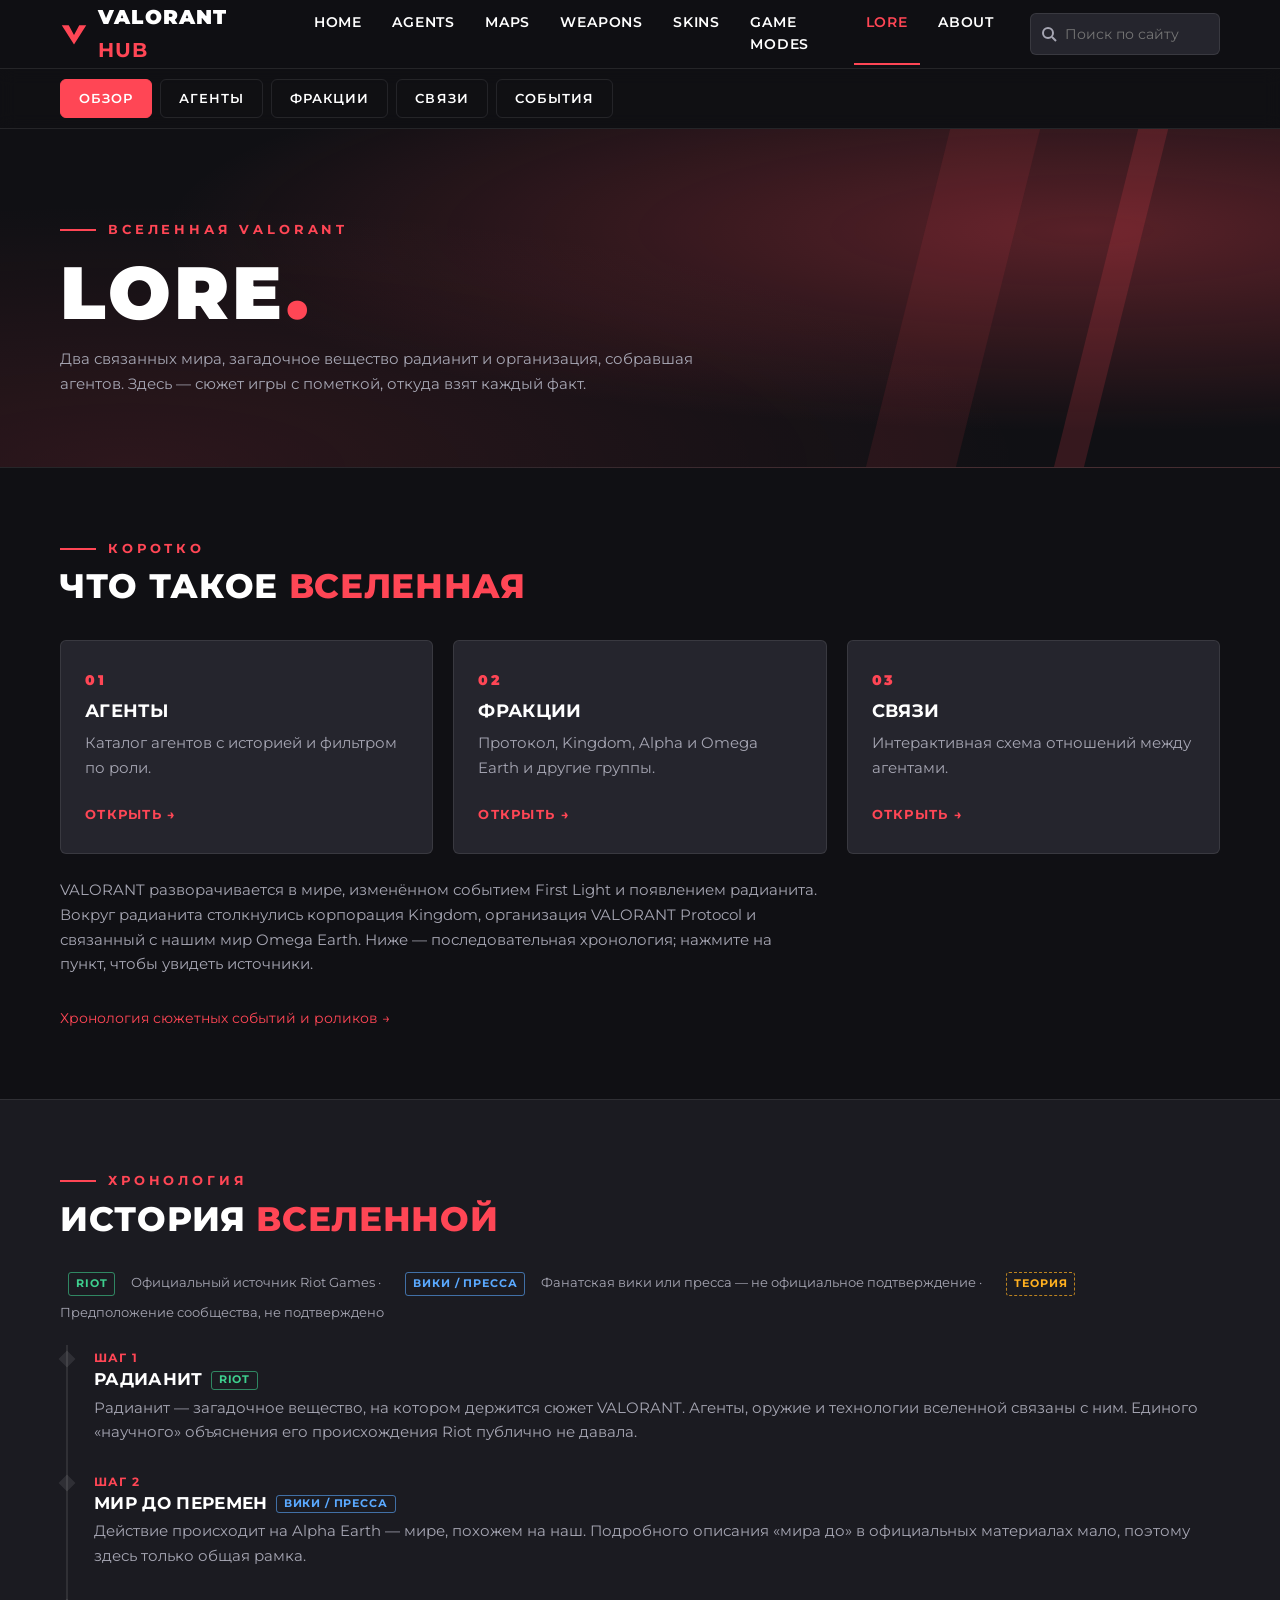
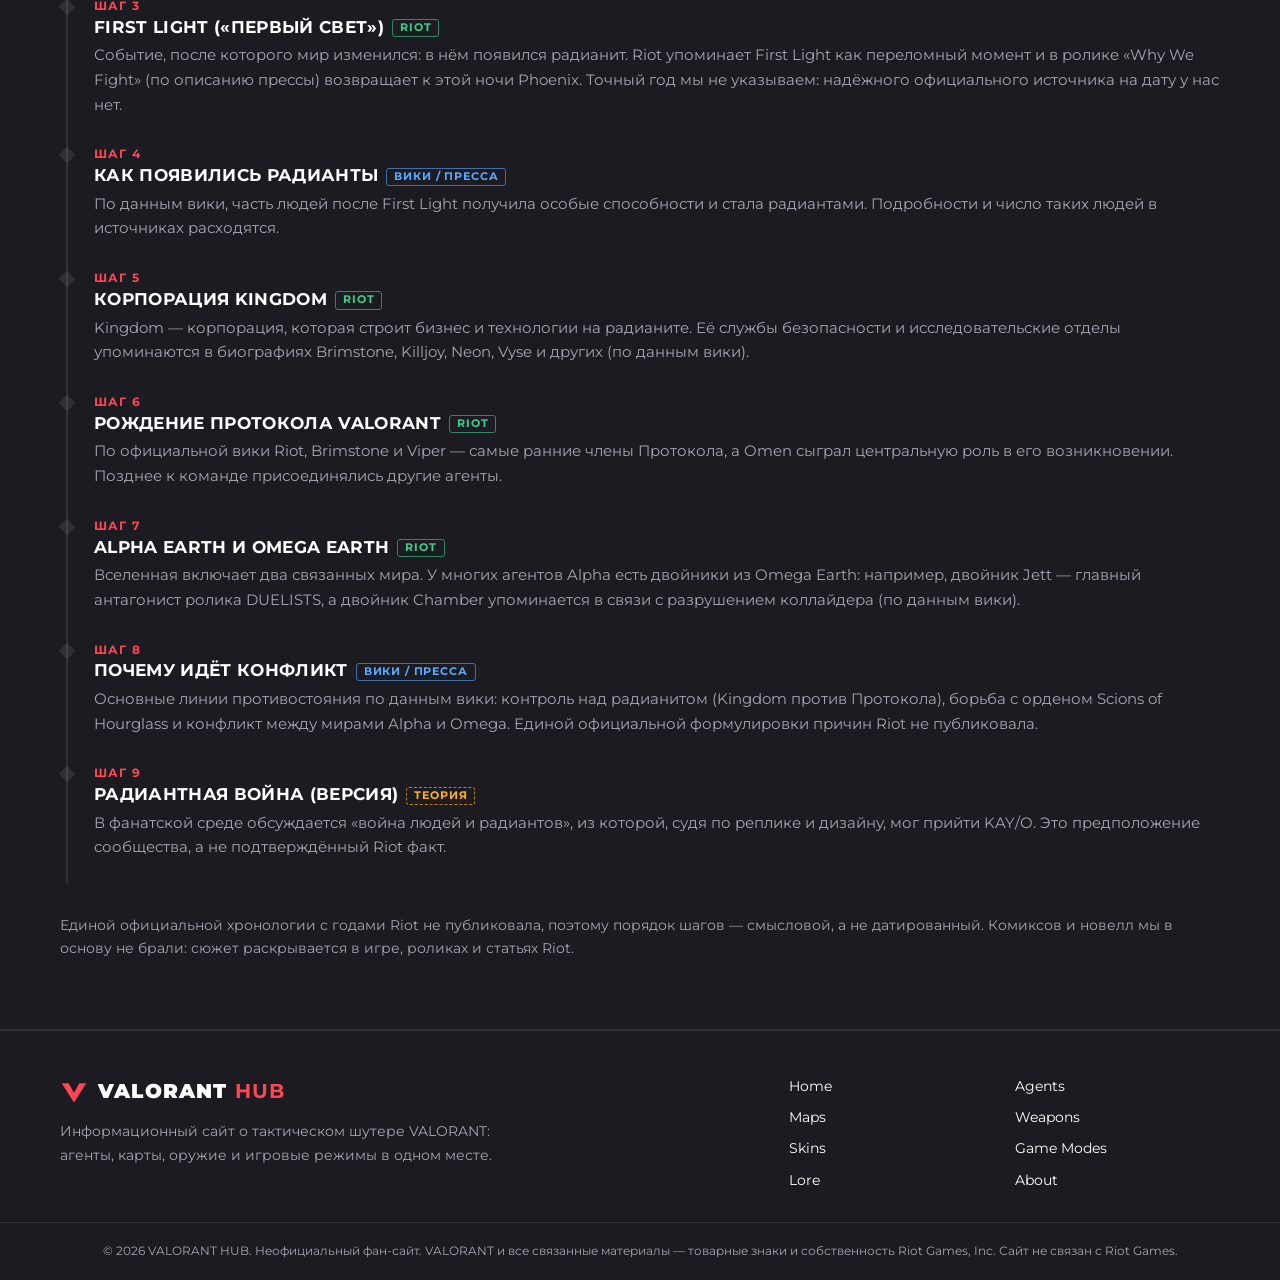
<file: lore.html>
<!DOCTYPE html>
<html lang="ru">
<head>
<meta charset="UTF-8">
<meta name="viewport" content="width=device-width, initial-scale=1">
<title>Lore — VALORANT HUB</title>
<meta name="description" content="Лор VALORANT: радианит, First Light, Протокол, агенты, фракции, связи и сюжетные события — с пометками о достоверности.">
<meta name="theme-color" content="#101014">
<meta property="og:type" content="website">
<meta property="og:title" content="Lore — VALORANT HUB">
<meta property="og:description" content="Лор VALORANT: радианит, First Light, Протокол, агенты, фракции, связи и сюжетные события — с пометками о достоверности.">
<meta property="og:locale" content="ru_RU">
<link rel="icon" href="data:image/svg+xml,%3Csvg xmlns='http://www.w3.org/2000/svg' viewBox='0 0 32 32'%3E%3Crect width='32' height='32' fill='%23101014'/%3E%3Cpath fill='%23FF4655' d='M3 7h8l5 9 5-9h8L16 26z'/%3E%3C/svg%3E">
<link rel="preconnect" href="https://fonts.googleapis.com">
<link rel="preconnect" href="https://fonts.gstatic.com" crossorigin>
<link rel="preconnect" href="https://media.valorant-api.com" crossorigin>
<link rel="dns-prefetch" href="https://valorant-api.com">
<link href="https://fonts.googleapis.com/css2?family=Montserrat:wght@400;600;700;800;900&display=swap" rel="stylesheet">
<link rel="stylesheet" href="css/style.css">
</head>
<body data-page="lore" data-sub="hub">
<main>
<noscript><p class="noscript">Для работы сайта нужен включённый JavaScript.</p></noscript>
<div class="subnav" id="subnav"></div>
<section class="lore-banner"><div class="container"><div class="eyebrow">Вселенная VALORANT</div><h1>LORE<span class="accent">.</span></h1><p>Два связанных мира, загадочное вещество радианит и организация, собравшая агентов. Здесь — сюжет игры с пометкой, откуда взят каждый факт.</p></div></section>
<section class="section"><div class="container"><div class="section-head"><div class="eyebrow">Коротко</div><h2>Что такое <span class="accent">вселенная</span></h2></div>
<div class="grid c3"><a class="card link-card" href="lore-agents.html"><span class="num">01</span><h3>Агенты</h3><p>Каталог агентов с историей и фильтром по роли.</p><span class="more">Открыть →</span></a><a class="card link-card" href="lore-factions.html"><span class="num">02</span><h3>Фракции</h3><p>Протокол, Kingdom, Alpha и Omega Earth и другие группы.</p><span class="more">Открыть →</span></a><a class="card link-card" href="lore-relations.html"><span class="num">03</span><h3>Связи</h3><p>Интерактивная схема отношений между агентами.</p><span class="more">Открыть →</span></a></div>
<p style="color:var(--muted);margin-top:24px;max-width:760px">VALORANT разворачивается в мире, изменённом событием First Light и появлением радианита. Вокруг радианита столкнулись корпорация Kingdom, организация VALORANT Protocol и связанный с нашим мир Omega Earth. Ниже — последовательная хронология; нажмите на пункт, чтобы увидеть источники.</p><p class="note"><a href="lore-events.html">Хронология сюжетных событий и роликов →</a></p></div></section>
<section class="section alt"><div class="container"><div class="section-head"><div class="eyebrow">Хронология</div><h2>История <span class="accent">вселенной</span></h2></div><div id="hub-legend"></div><div class="timeline" id="world-tl"></div>
<p class="note">Единой официальной хронологии с годами Riot не публиковала, поэтому порядок шагов — смысловой, а не датированный. Комиксов и новелл мы в основу не брали: сюжет раскрывается в игре, роликах и статьях Riot.</p></div></section>
</main>
<script src="js/data.js" defer></script>
<script src="js/lore-data.js" defer></script>
<script src="js/main.js" defer></script>
<script src="js/lore.js" defer></script>
</body>
</html>
</file>
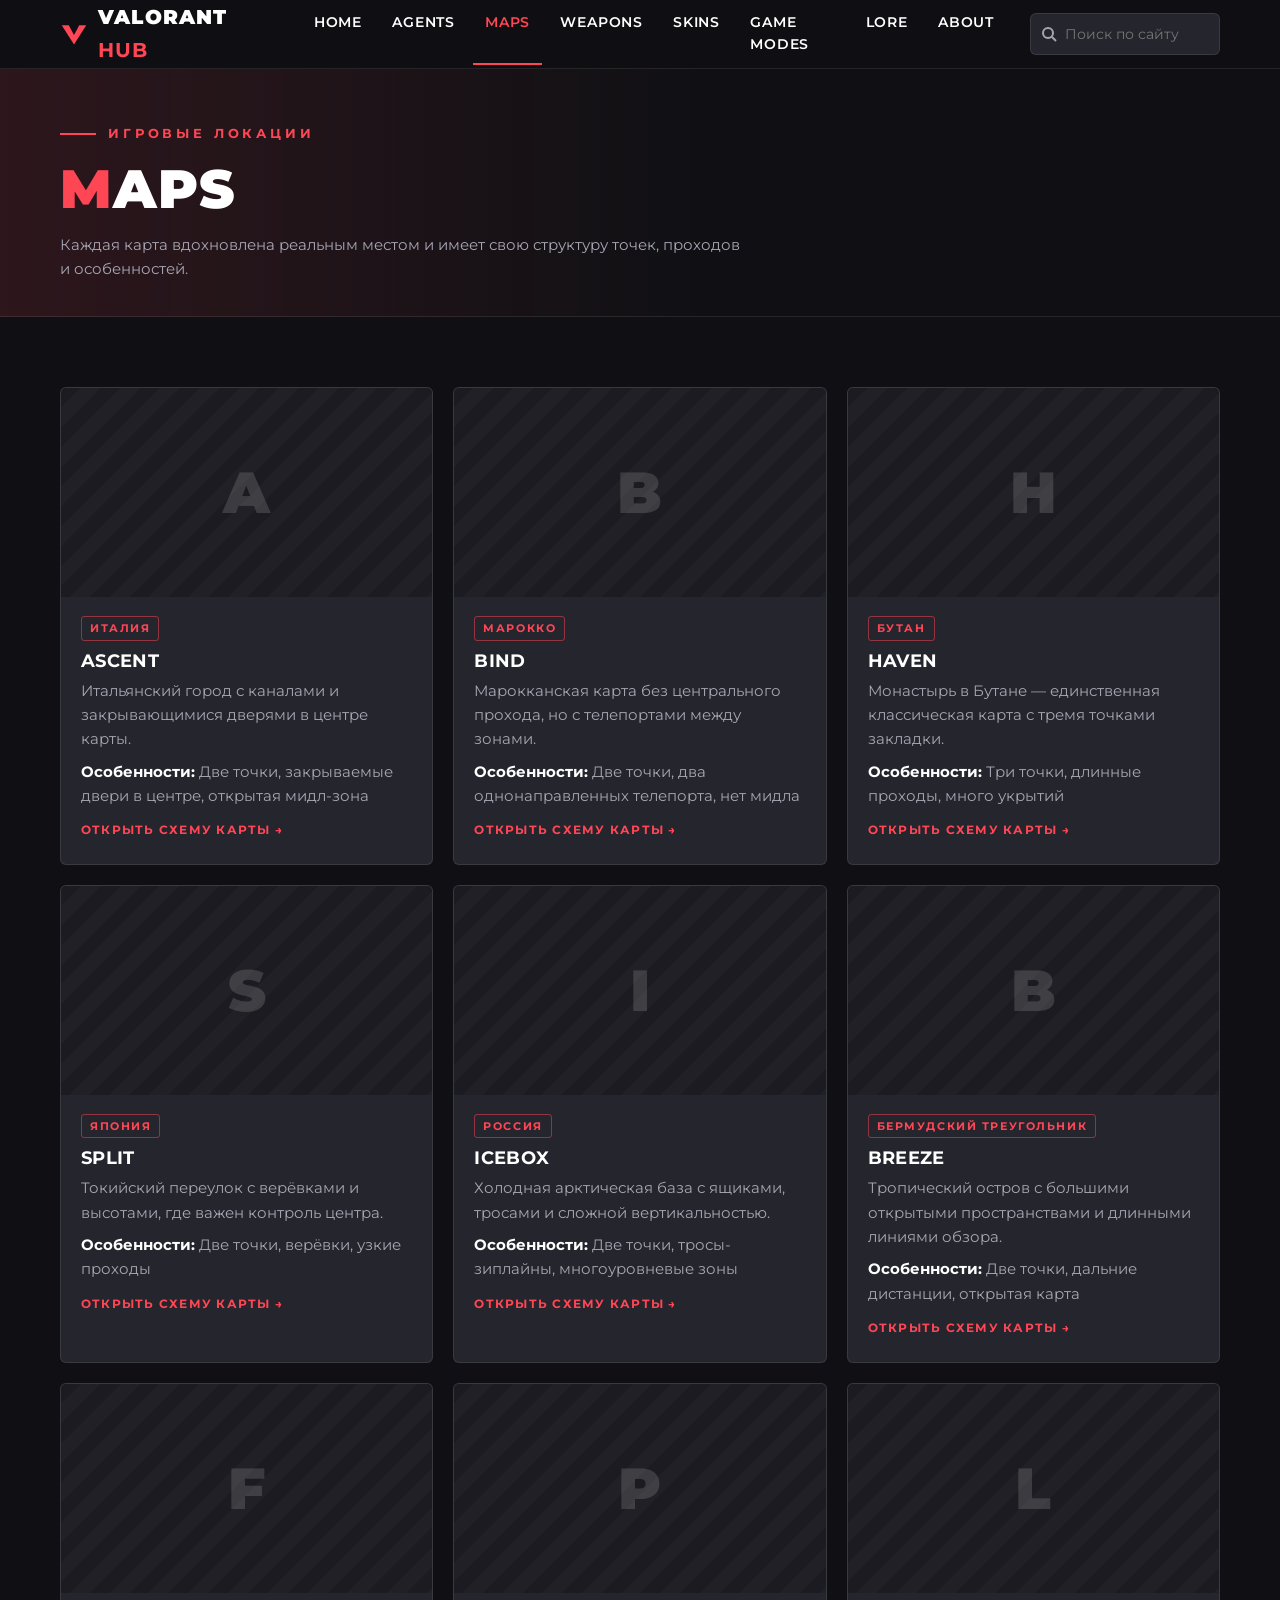
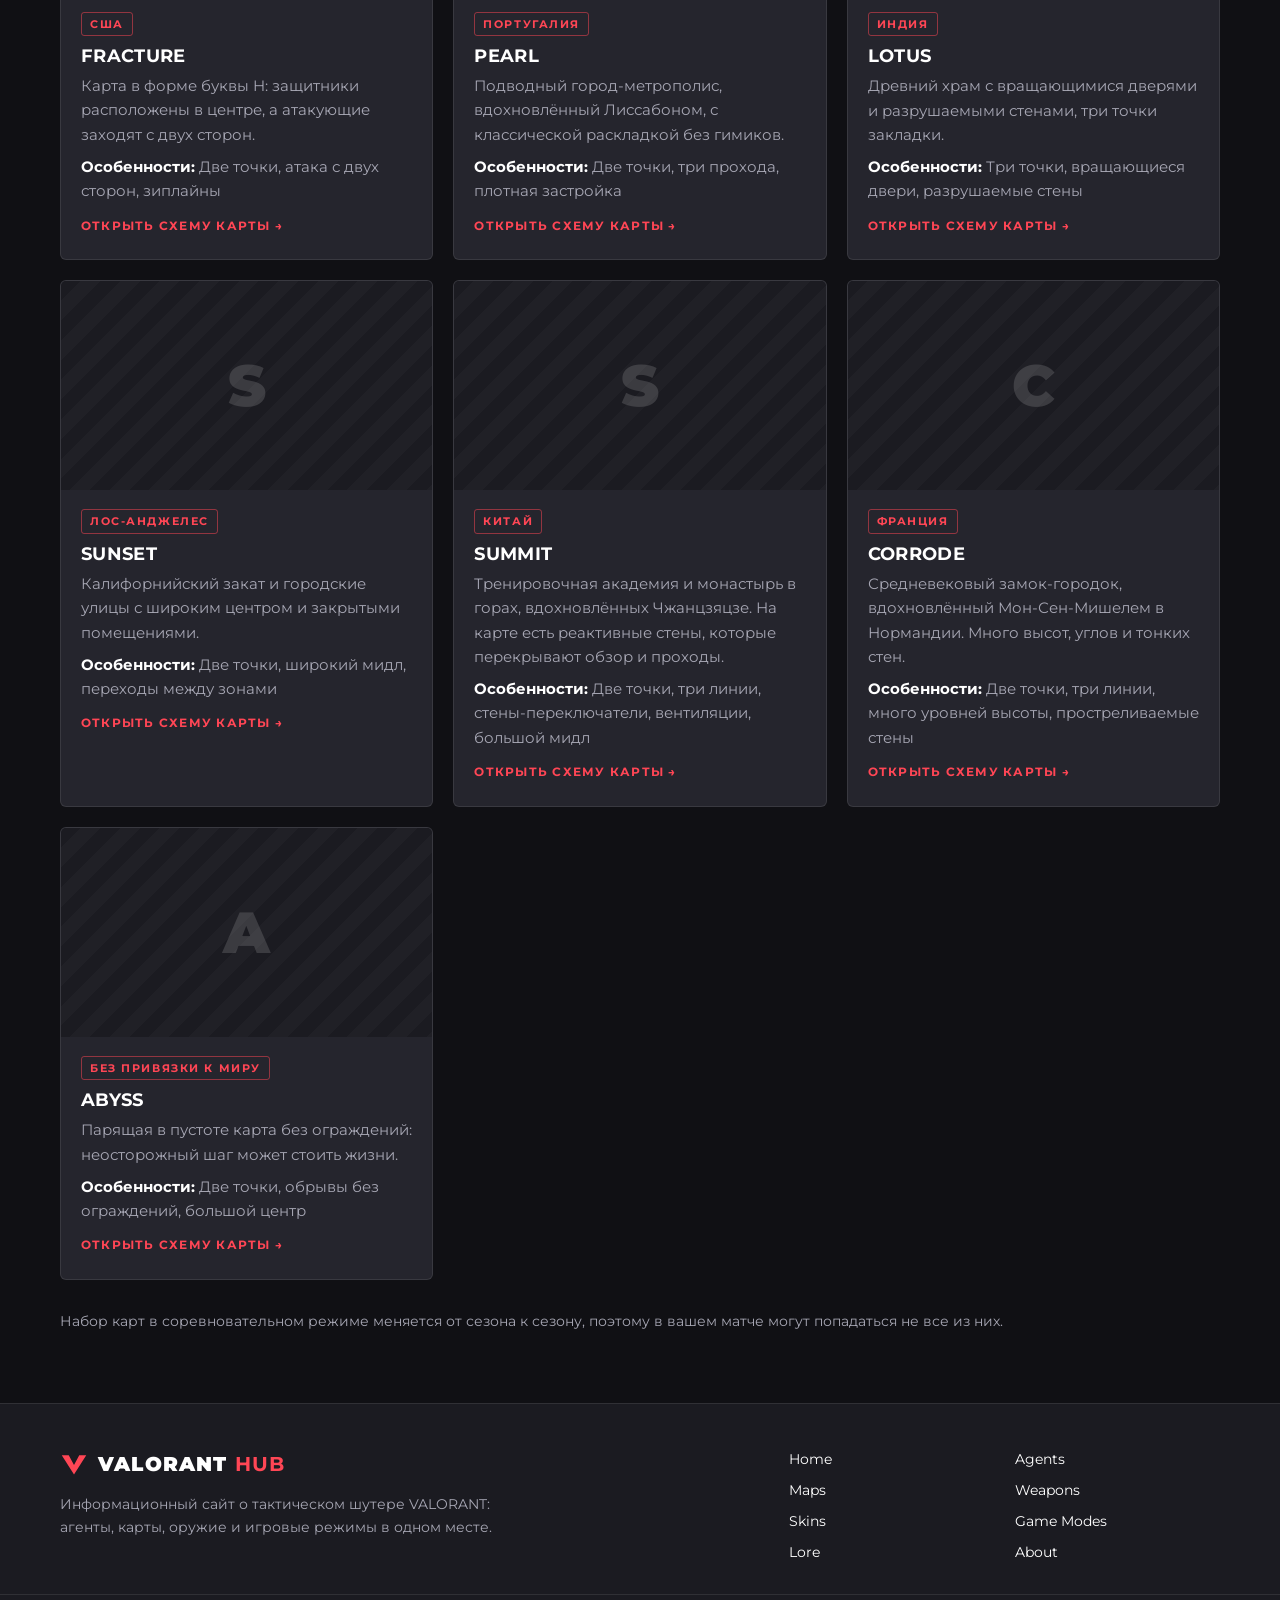
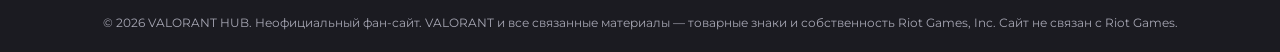
<file: maps.html>
<!DOCTYPE html>
<html lang="ru">
<head>
<meta charset="UTF-8">
<meta name="viewport" content="width=device-width, initial-scale=1">
<title>Maps — VALORANT HUB</title>
<meta name="description" content="Карты VALORANT: расположение, особенности и ключевые зоны.">
<meta name="theme-color" content="#101014">
<meta property="og:type" content="website">
<meta property="og:title" content="Maps — VALORANT HUB">
<meta property="og:description" content="Карты VALORANT: расположение, особенности и ключевые зоны.">
<meta property="og:locale" content="ru_RU">
<link rel="icon" href="data:image/svg+xml,%3Csvg xmlns='http://www.w3.org/2000/svg' viewBox='0 0 32 32'%3E%3Crect width='32' height='32' fill='%23101014'/%3E%3Cpath fill='%23FF4655' d='M3 7h8l5 9 5-9h8L16 26z'/%3E%3C/svg%3E">
<link rel="preconnect" href="https://fonts.googleapis.com">
<link rel="preconnect" href="https://fonts.gstatic.com" crossorigin>
<link rel="preconnect" href="https://media.valorant-api.com" crossorigin>
<link rel="dns-prefetch" href="https://valorant-api.com">
<link href="https://fonts.googleapis.com/css2?family=Montserrat:wght@400;600;700;800;900&display=swap" rel="stylesheet">
<link rel="stylesheet" href="css/style.css">
</head>
<body data-page="maps">
<main>
<noscript><p class="noscript">Для работы сайта нужен включённый JavaScript: шапка, поиск и карточки строятся скриптом.</p></noscript>
<section class="page-title"><div class="container">
<div class="eyebrow">Игровые локации</div>
<h1 style="font-size:clamp(2rem,5vw,3.4rem)"><span class="accent">M</span>aps</h1>
<p>Каждая карта вдохновлена реальным местом и имеет свою структуру точек, проходов и особенностей.</p>
</div></section>
<section class="section"><div class="container"><div class="grid c3" id="maps-root"></div>
<p class="note">Набор карт в соревновательном режиме меняется от сезона к сезону, поэтому в вашем матче могут попадаться не все из них.</p></div></section>
</main>
<script src="js/data.js" defer></script>
<script src="js/main.js" defer></script>
</body>
</html>
</file>
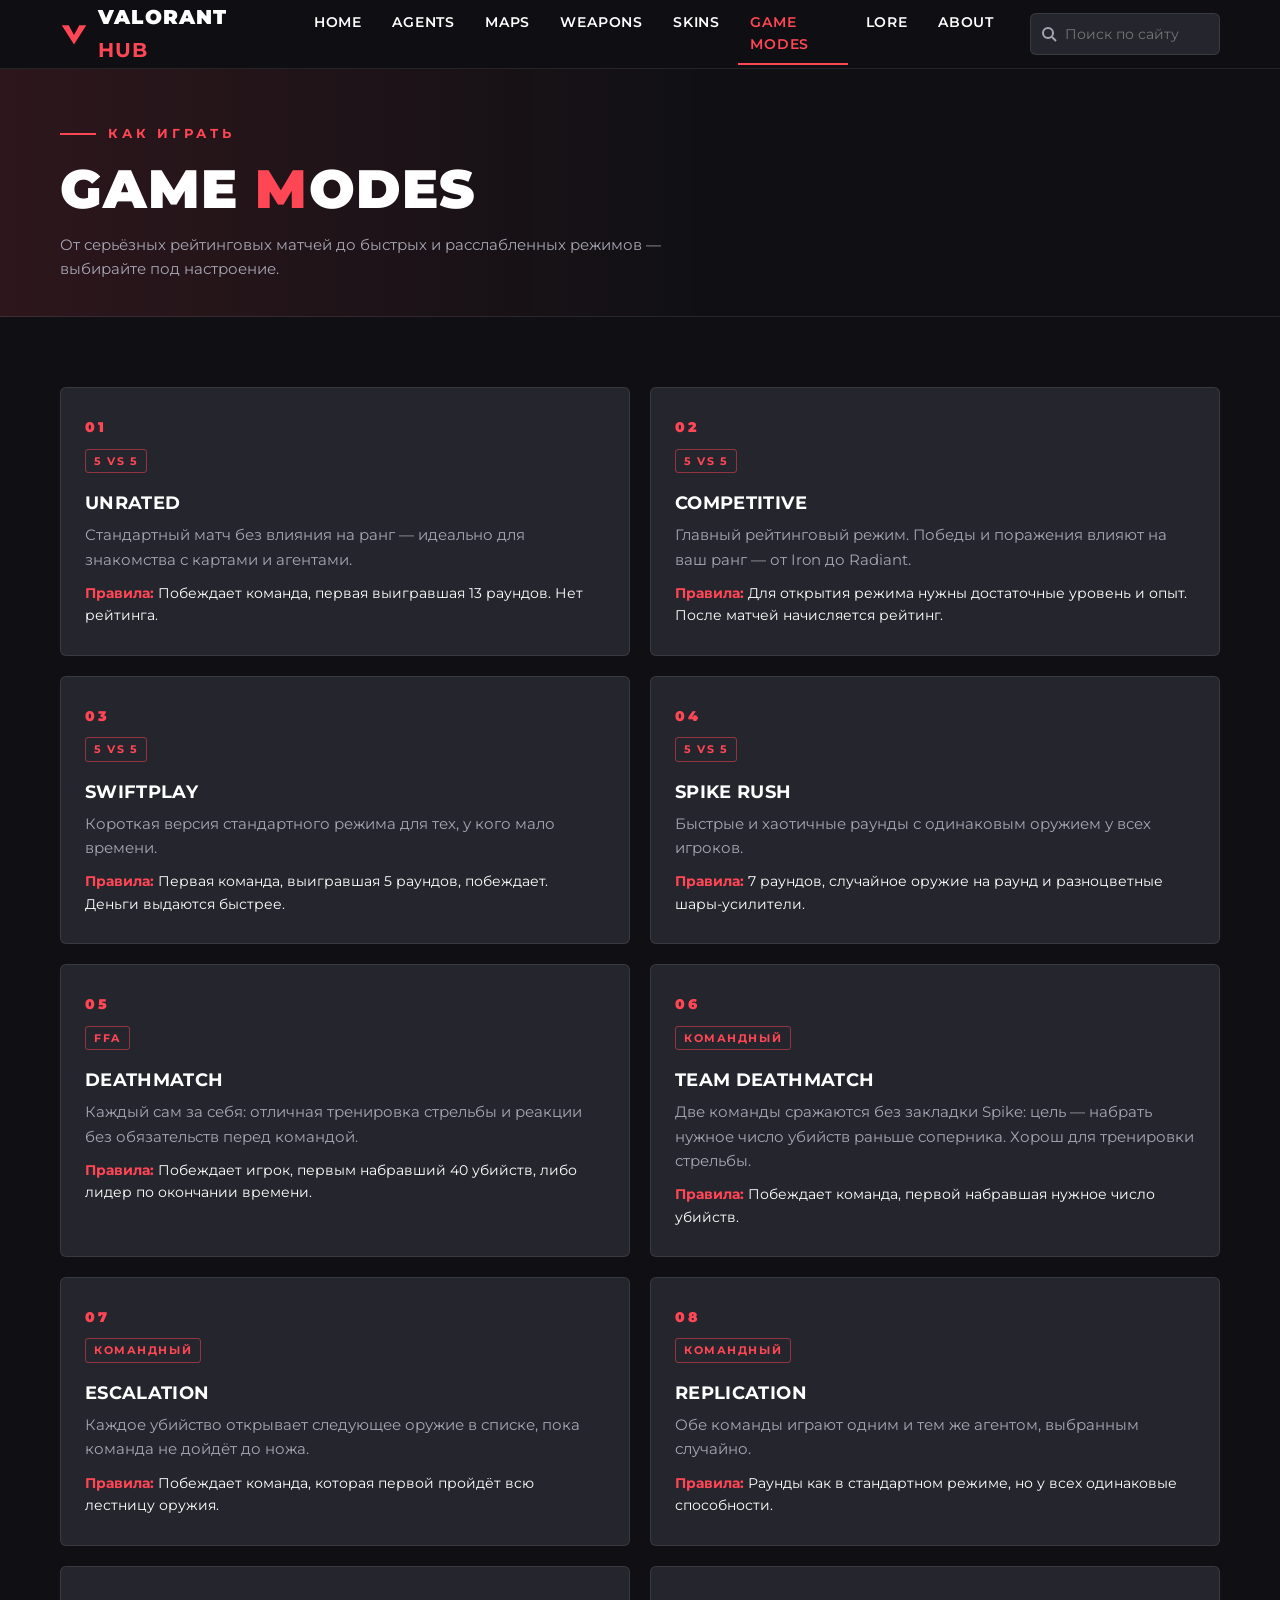
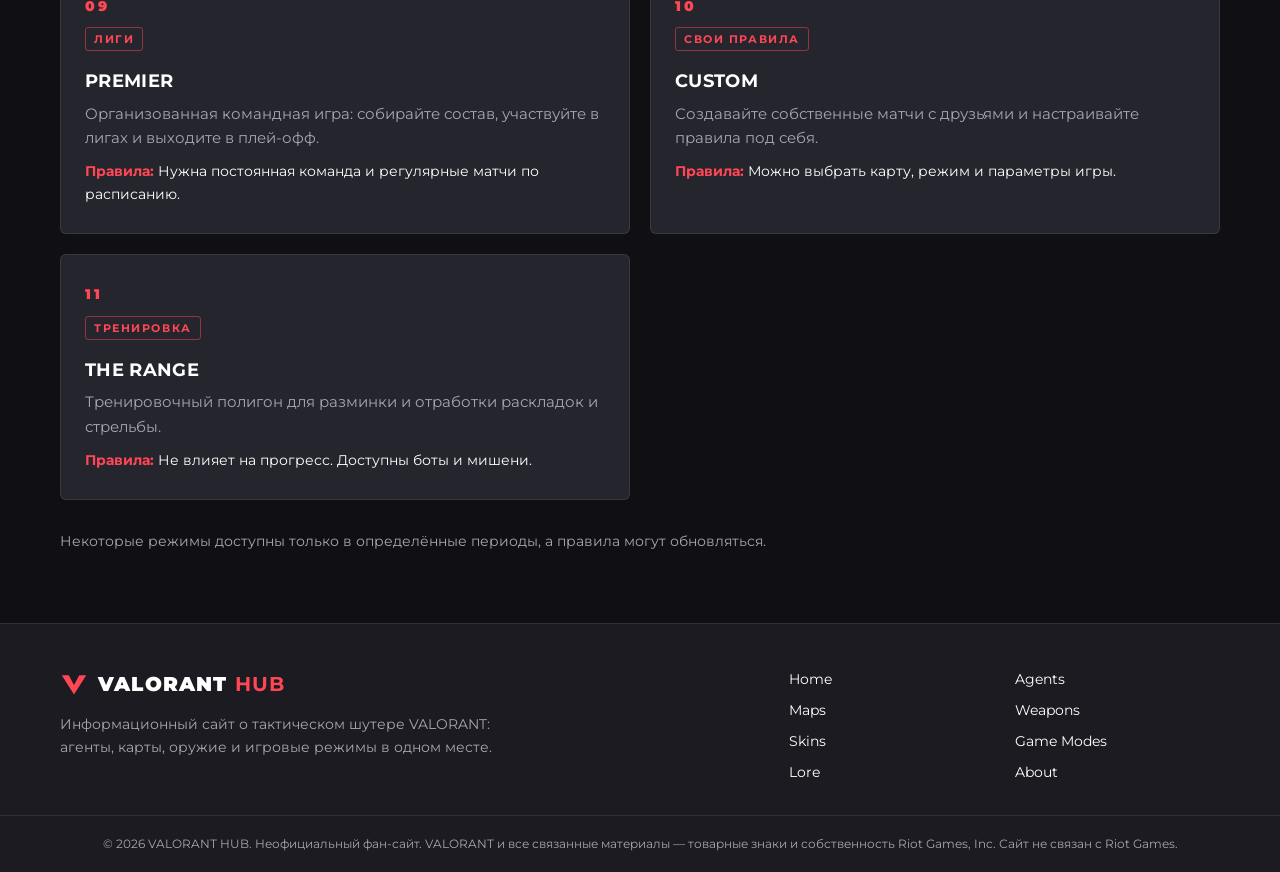
<file: modes.html>
<!DOCTYPE html>
<html lang="ru">
<head>
<meta charset="UTF-8">
<meta name="viewport" content="width=device-width, initial-scale=1">
<title>Game Modes — VALORANT HUB</title>
<meta name="description" content="Игровые режимы VALORANT: Unrated, Competitive, Swiftplay, Spike Rush, Deathmatch и другие.">
<meta name="theme-color" content="#101014">
<meta property="og:type" content="website">
<meta property="og:title" content="Game Modes — VALORANT HUB">
<meta property="og:description" content="Игровые режимы VALORANT: Unrated, Competitive, Swiftplay, Spike Rush, Deathmatch и другие.">
<meta property="og:locale" content="ru_RU">
<link rel="icon" href="data:image/svg+xml,%3Csvg xmlns='http://www.w3.org/2000/svg' viewBox='0 0 32 32'%3E%3Crect width='32' height='32' fill='%23101014'/%3E%3Cpath fill='%23FF4655' d='M3 7h8l5 9 5-9h8L16 26z'/%3E%3C/svg%3E">
<link rel="preconnect" href="https://fonts.googleapis.com">
<link rel="preconnect" href="https://fonts.gstatic.com" crossorigin>
<link rel="preconnect" href="https://media.valorant-api.com" crossorigin>
<link rel="dns-prefetch" href="https://valorant-api.com">
<link href="https://fonts.googleapis.com/css2?family=Montserrat:wght@400;600;700;800;900&display=swap" rel="stylesheet">
<link rel="stylesheet" href="css/style.css">
</head>
<body data-page="modes">
<main>
<noscript><p class="noscript">Для работы сайта нужен включённый JavaScript: шапка, поиск и карточки строятся скриптом.</p></noscript>
<section class="page-title"><div class="container">
<div class="eyebrow">Как играть</div>
<h1 style="font-size:clamp(2rem,5vw,3.4rem)">Game <span class="accent">M</span>odes</h1>
<p>От серьёзных рейтинговых матчей до быстрых и расслабленных режимов — выбирайте под настроение.</p>
</div></section>
<section class="section"><div class="container"><div class="grid c2" id="modes-root"></div>
<p class="note">Некоторые режимы доступны только в определённые периоды, а правила могут обновляться.</p></div></section>
</main>
<script src="js/data.js" defer></script>
<script src="js/main.js" defer></script>
</body>
</html>
</file>
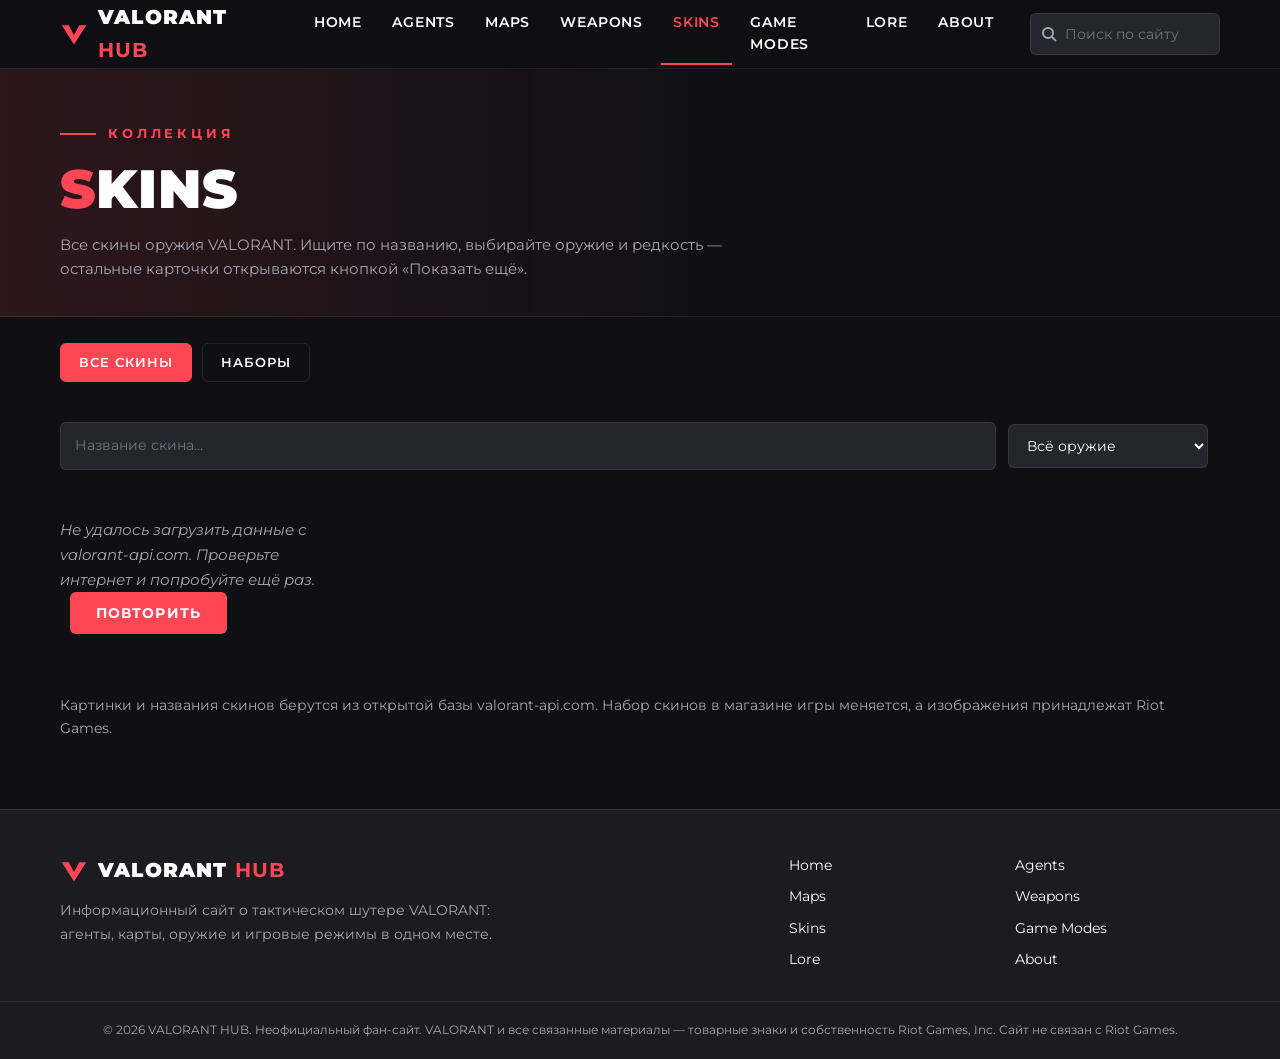
<file: skins.html>
<!DOCTYPE html>
<html lang="ru">
<head>
<meta charset="UTF-8">
<meta name="viewport" content="width=device-width, initial-scale=1">
<title>Skins — VALORANT HUB</title>
<meta name="description" content="Скины VALORANT: все косметические наборы оружия с картинками, редкостью и фильтрами.">
<meta name="theme-color" content="#101014">
<meta property="og:type" content="website">
<meta property="og:title" content="Skins — VALORANT HUB">
<meta property="og:description" content="Скины VALORANT: все косметические наборы оружия с картинками, редкостью и фильтрами.">
<meta property="og:locale" content="ru_RU">
<link rel="icon" href="data:image/svg+xml,%3Csvg xmlns='http://www.w3.org/2000/svg' viewBox='0 0 32 32'%3E%3Crect width='32' height='32' fill='%23101014'/%3E%3Cpath fill='%23FF4655' d='M3 7h8l5 9 5-9h8L16 26z'/%3E%3C/svg%3E">
<link rel="preconnect" href="https://fonts.googleapis.com">
<link rel="preconnect" href="https://fonts.gstatic.com" crossorigin>
<link rel="preconnect" href="https://media.valorant-api.com" crossorigin>
<link rel="dns-prefetch" href="https://valorant-api.com">
<link href="https://fonts.googleapis.com/css2?family=Montserrat:wght@400;600;700;800;900&display=swap" rel="stylesheet">
<link rel="stylesheet" href="css/style.css">
</head>
<body data-page="skins">
<main>
<noscript><p class="noscript">Для работы сайта нужен включённый JavaScript: шапка, поиск и карточки строятся скриптом.</p></noscript>
<section class="page-title"><div class="container">
<div class="eyebrow">Коллекция</div>
<h1 style="font-size:clamp(2rem,5vw,3.4rem)"><span class="accent">S</span>kins</h1>
<p>Все скины оружия VALORANT. Ищите по названию, выбирайте оружие и редкость — остальные карточки открываются кнопкой «Показать ещё».</p>
</div></section>
<div class="container"><div class="filters" style="margin:26px 0 -30px"><a class="chip on" href="skins.html">Все скины</a><a class="chip " href="collections.html">Наборы</a></div></div>
<section class="section"><div class="container">
<div class="toolbar">
<input id="skin-q" type="search" placeholder="Название скина…" aria-label="Поиск скина" autocomplete="off">
<select id="skin-weapon" aria-label="Оружие"><option value="">Всё оружие</option></select>
<span id="skins-count" class="count"></span>
</div>
<div id="skin-tiers"></div>
<div class="grid c4" id="skins-root"></div>
<div style="text-align:center;margin-top:30px"><button class="btn" id="skins-more" type="button" hidden>Показать ещё</button></div>
<p class="note">Картинки и названия скинов берутся из открытой базы valorant-api.com. Набор скинов в магазине игры меняется, а изображения принадлежат Riot Games.</p>
</div></section>
</main>
<script src="js/data.js" defer></script>
<script src="js/main.js" defer></script>
</body>
</html>
</file>
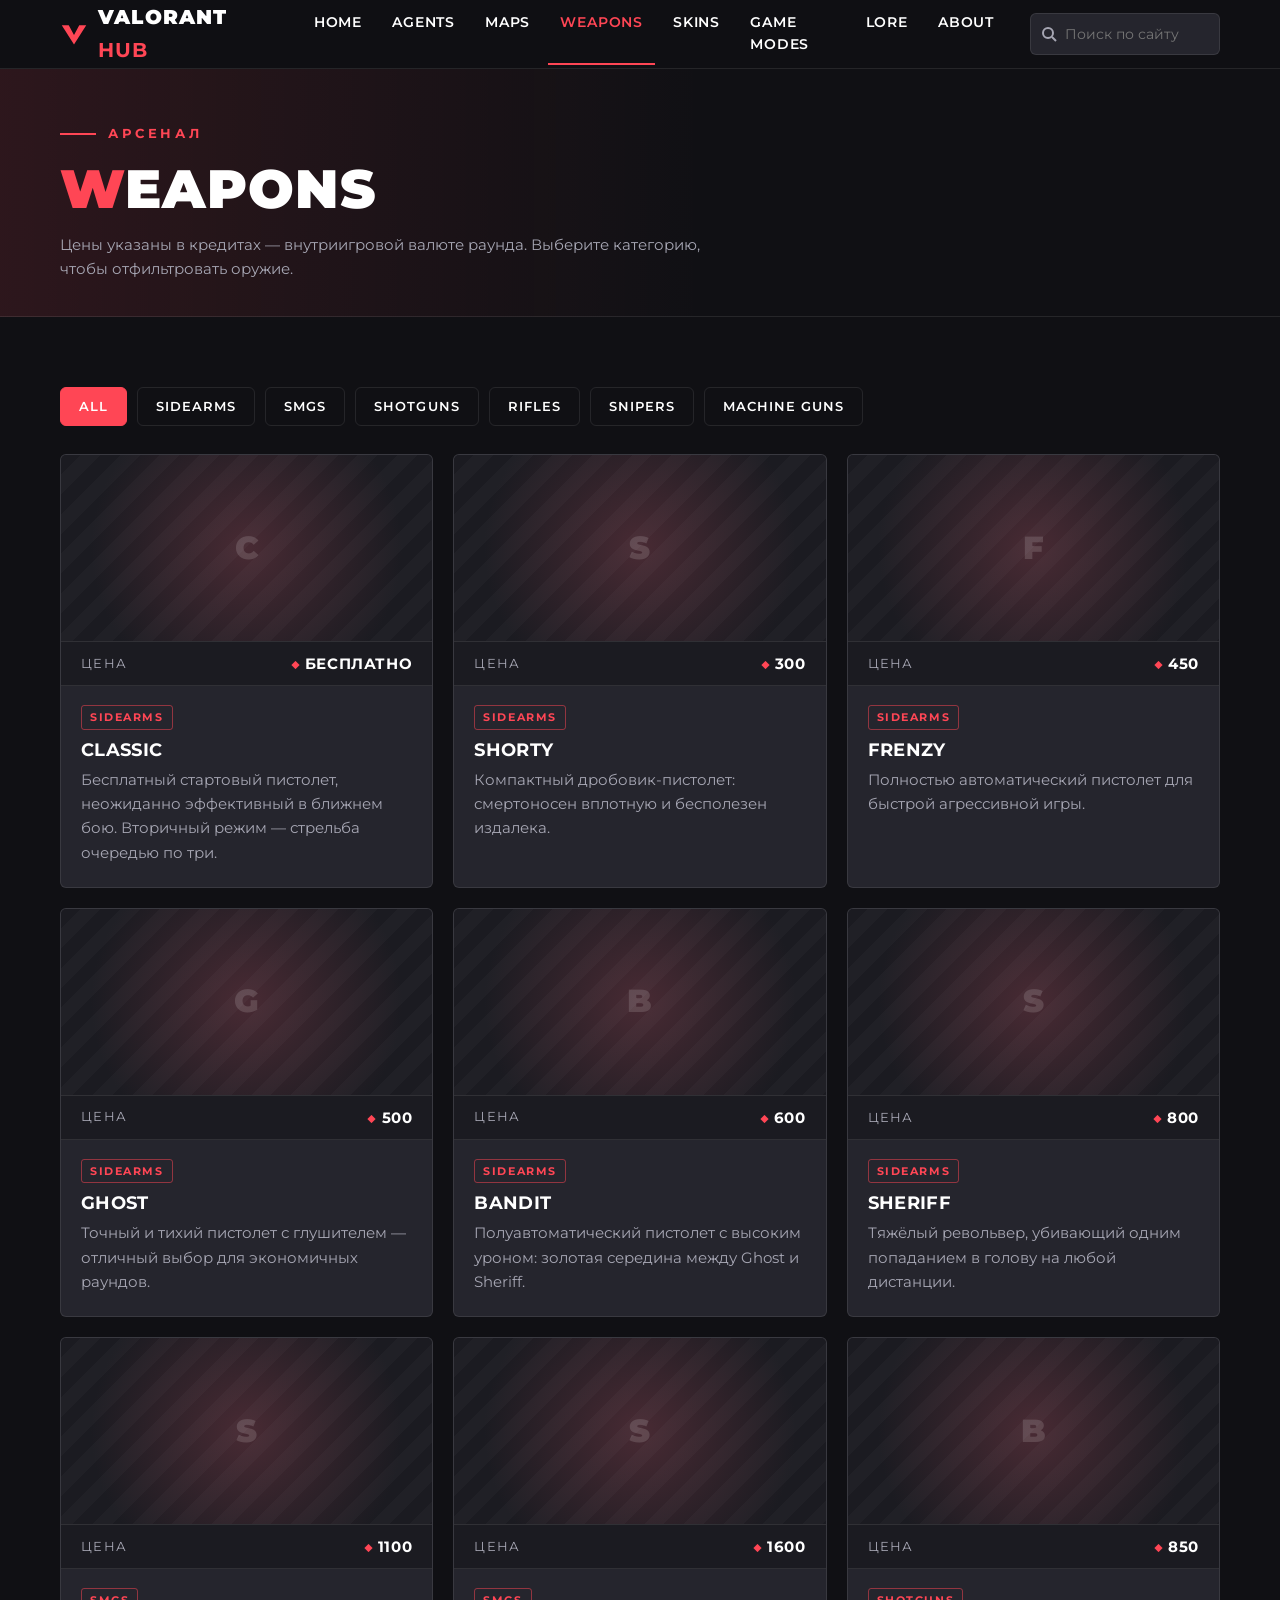
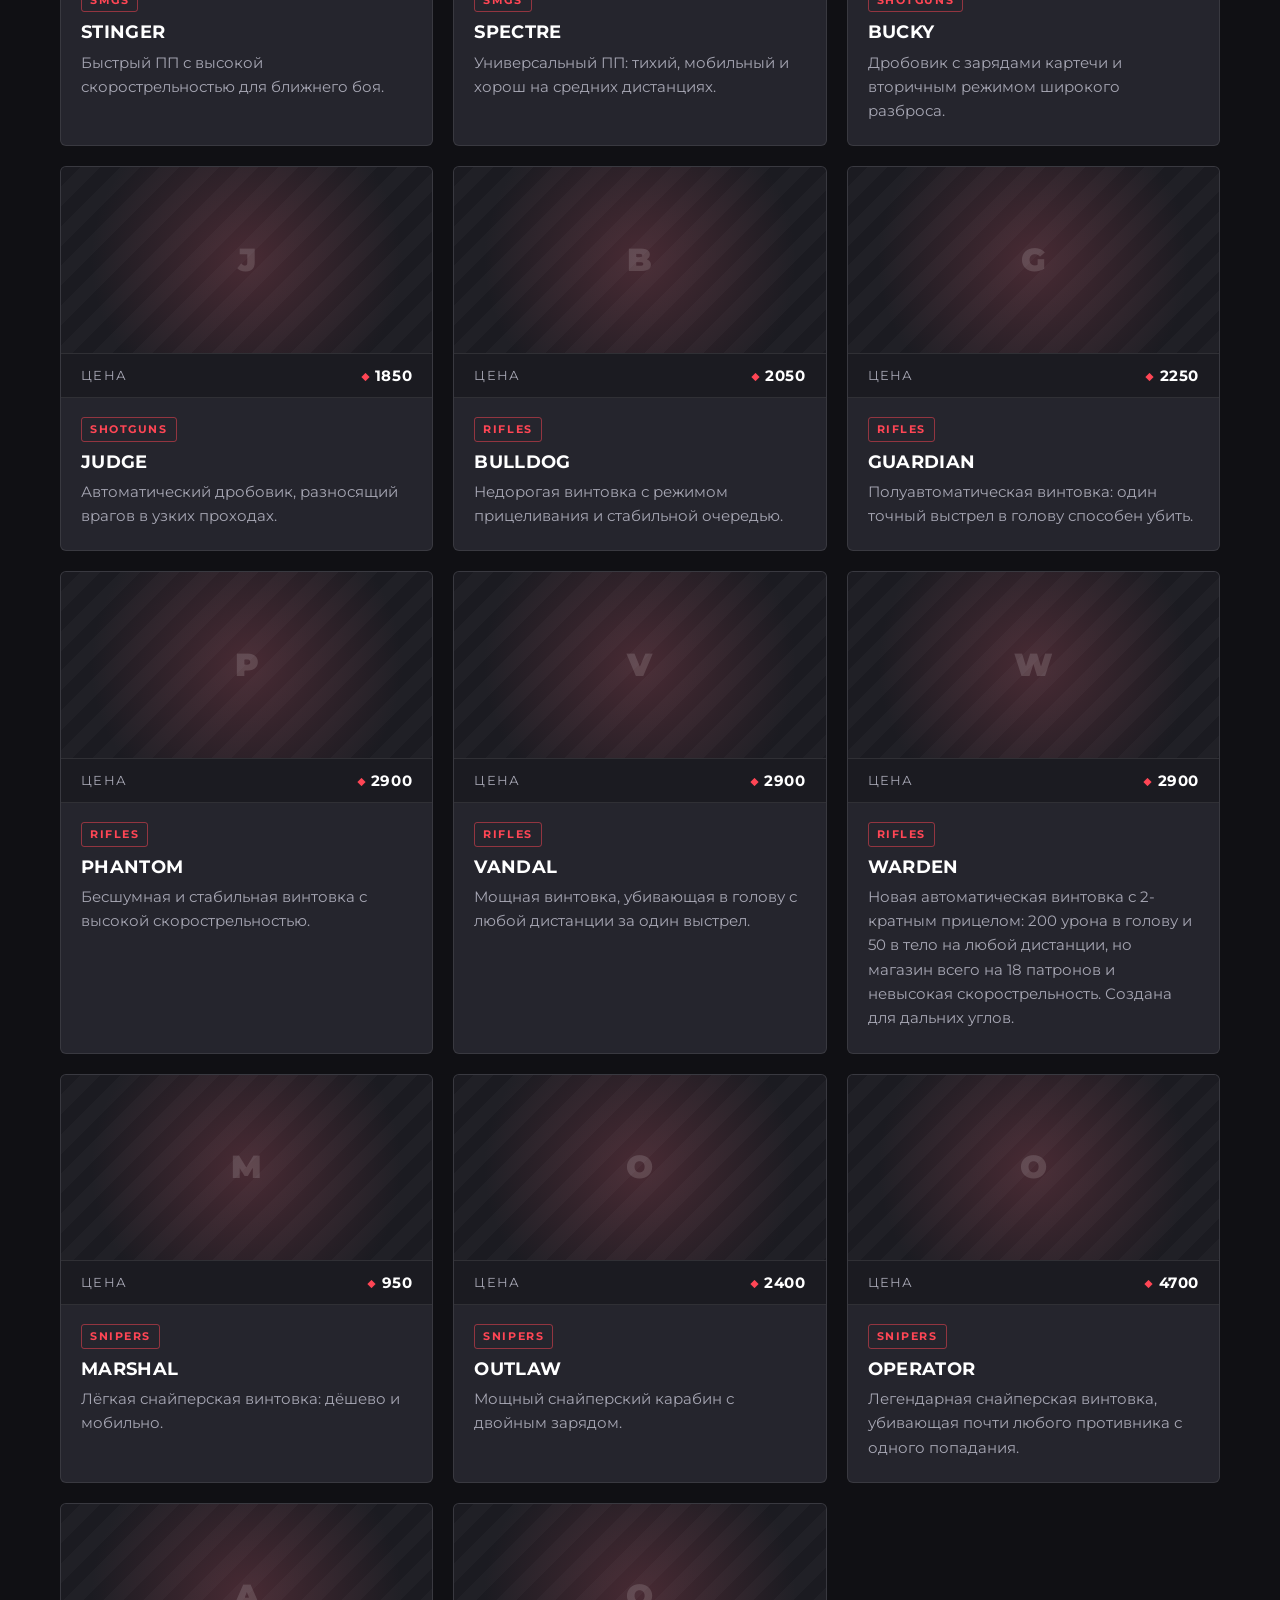
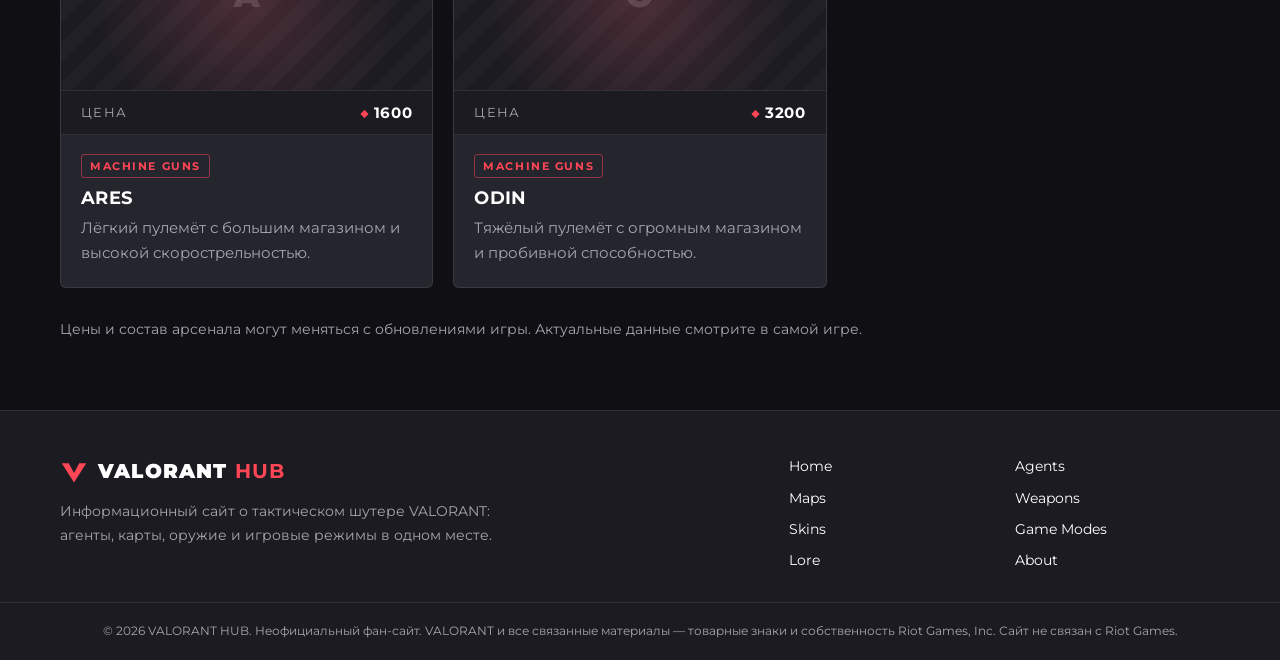
<file: weapons.html>
<!DOCTYPE html>
<html lang="ru">
<head>
<meta charset="UTF-8">
<meta name="viewport" content="width=device-width, initial-scale=1">
<title>Weapons — VALORANT HUB</title>
<meta name="description" content="Оружие VALORANT: пистолеты, ПП, дробовики, винтовки, снайперские винтовки и пулемёты с ценами.">
<meta name="theme-color" content="#101014">
<meta property="og:type" content="website">
<meta property="og:title" content="Weapons — VALORANT HUB">
<meta property="og:description" content="Оружие VALORANT: пистолеты, ПП, дробовики, винтовки, снайперские винтовки и пулемёты с ценами.">
<meta property="og:locale" content="ru_RU">
<link rel="icon" href="data:image/svg+xml,%3Csvg xmlns='http://www.w3.org/2000/svg' viewBox='0 0 32 32'%3E%3Crect width='32' height='32' fill='%23101014'/%3E%3Cpath fill='%23FF4655' d='M3 7h8l5 9 5-9h8L16 26z'/%3E%3C/svg%3E">
<link rel="preconnect" href="https://fonts.googleapis.com">
<link rel="preconnect" href="https://fonts.gstatic.com" crossorigin>
<link rel="preconnect" href="https://media.valorant-api.com" crossorigin>
<link rel="dns-prefetch" href="https://valorant-api.com">
<link href="https://fonts.googleapis.com/css2?family=Montserrat:wght@400;600;700;800;900&display=swap" rel="stylesheet">
<link rel="stylesheet" href="css/style.css">
</head>
<body data-page="weapons">
<main>
<noscript><p class="noscript">Для работы сайта нужен включённый JavaScript: шапка, поиск и карточки строятся скриптом.</p></noscript>
<section class="page-title"><div class="container">
<div class="eyebrow">Арсенал</div>
<h1 style="font-size:clamp(2rem,5vw,3.4rem)"><span class="accent">W</span>eapons</h1>
<p>Цены указаны в кредитах — внутриигровой валюте раунда. Выберите категорию, чтобы отфильтровать оружие.</p>
</div></section>
<section class="section"><div class="container"><div id="weapons-root"></div>
<p class="note">Цены и состав арсенала могут меняться с обновлениями игры. Актуальные данные смотрите в самой игре.</p></div></section>
</main>
<script src="js/data.js" defer></script>
<script src="js/main.js" defer></script>
</body>
</html>
</file>
<file: css/style.css>
:root{
  --bg:#101014;
  --card:#25252D;
  --card-2:#1b1b21;
  --white:#FFFFFF;
  --muted:#a6a6b3;
  --red:#FF4655;
  --red-dark:#d93a48;
  --line:rgba(255,255,255,.09);
  --radius:6px;
  --font:'Montserrat','Roboto',Arial,sans-serif;
}
*{box-sizing:border-box;margin:0;padding:0}
html{scroll-behavior:smooth;scroll-padding-top:90px}
body{background:var(--bg);color:var(--white);font-family:var(--font);font-size:15px;line-height:1.65;min-height:100vh;display:flex;flex-direction:column}
main{flex:1}
img{max-width:100%;display:block}
a{color:var(--red);text-decoration:none;transition:color .2s}
a:hover{color:var(--white)}
.container{width:100%;max-width:1200px;margin:0 auto;padding:0 20px}
h1,h2,h3{line-height:1.15;text-transform:uppercase;letter-spacing:.02em}
h1{font-size:clamp(2.2rem,6vw,4.4rem);font-weight:900}
h2{font-size:clamp(1.5rem,3vw,2.1rem);font-weight:800}
h3{font-size:1.1rem;font-weight:700}
.accent{color:var(--red)}

/* header */
.site-header{position:sticky;top:0;z-index:50;background:rgba(16,16,20,.92);backdrop-filter:blur(8px);border-bottom:1px solid var(--line)}
.header-inner{display:flex;align-items:center;gap:24px;height:68px}
.logo{font-weight:900;font-size:1.25rem;letter-spacing:.06em;color:var(--white);display:flex;align-items:center;gap:10px;margin-right:auto}
.logo:hover{color:var(--white)}
.logo svg{width:28px;height:28px;flex:none}
.logo b{color:var(--red)}
.nav{display:flex;gap:6px}
.nav a{color:var(--white);font-weight:600;font-size:.85rem;text-transform:uppercase;letter-spacing:.06em;padding:8px 12px;border-bottom:2px solid transparent}
.nav a:hover{color:var(--red)}
.nav a.active{color:var(--red);border-color:var(--red)}
.search{position:relative}
.search input{background:var(--card);border:1px solid var(--line);color:var(--white);border-radius:var(--radius);padding:9px 12px 9px 34px;font:inherit;font-size:.85rem;width:190px;transition:border-color .2s,width .2s;
  background-image:url("data:image/svg+xml,%3Csvg xmlns='http://www.w3.org/2000/svg' width='16' height='16' fill='none' stroke='%23a6a6b3' stroke-width='2'%3E%3Ccircle cx='7' cy='7' r='5'/%3E%3Cpath d='m11 11 4 4'/%3E%3C/svg%3E");background-repeat:no-repeat;background-position:10px center}
.search input:focus{outline:none;border-color:var(--red);width:250px}
.results{position:absolute;right:0;top:calc(100% + 8px);width:320px;max-width:86vw;background:var(--card);border:1px solid var(--line);border-radius:var(--radius);overflow:hidden;display:none;box-shadow:0 14px 40px rgba(0,0,0,.5)}
.results.open{display:block}
.results a{display:flex;justify-content:space-between;gap:12px;padding:10px 14px;color:var(--white);border-bottom:1px solid var(--line);font-size:.88rem}
.results a:last-child{border:0}
.results a:hover{background:rgba(255,70,85,.14)}
.results small{color:var(--muted);text-transform:uppercase;letter-spacing:.06em;font-size:.68rem;align-self:center}
.results p{padding:12px 14px;color:var(--muted);font-size:.88rem}
.burger{display:none;background:none;border:1px solid var(--line);border-radius:var(--radius);width:42px;height:42px;cursor:pointer;color:var(--white)}
.burger span,.burger span::before,.burger span::after{display:block;width:18px;height:2px;background:currentColor;margin:auto;position:relative;content:""}
.burger span::before{position:absolute;top:-6px;left:0}
.burger span::after{position:absolute;top:6px;left:0}

/* buttons */
.btn{display:inline-block;background:var(--red);color:var(--white);font-family:inherit;font-weight:700;font-size:.85rem;text-transform:uppercase;letter-spacing:.08em;padding:13px 26px;border:0;border-radius:var(--radius);cursor:pointer;transition:background .2s,transform .2s}
.btn:hover{background:var(--red-dark);color:var(--white);transform:translateY(-2px)}
.btn.ghost{background:transparent;border:1px solid var(--white)}
.btn.ghost:hover{background:var(--white);color:var(--bg)}

/* hero */
.hero{position:relative;overflow:hidden;border-bottom:1px solid var(--line);background:
  radial-gradient(ellipse at 80% 40%,rgba(255,70,85,.22),transparent 60%),var(--bg)}
.hero::before{content:"";position:absolute;right:-8%;top:-20%;width:55%;height:140%;background:var(--red);opacity:.08;transform:skewX(-14deg)}
.hero-inner{position:relative;display:grid;grid-template-columns:1.05fr 1fr;gap:20px;align-items:center;min-height:560px}
.hero-text{padding:60px 0}
.eyebrow{color:var(--red);font-weight:700;font-size:.8rem;letter-spacing:.3em;text-transform:uppercase;margin-bottom:14px;display:flex;align-items:center;gap:12px}
.eyebrow::before{content:"";width:36px;height:2px;background:var(--red)}
.hero p{color:var(--muted);max-width:520px;margin:20px 0 30px;font-size:1.02rem}
.hero-btns{display:flex;flex-wrap:wrap;gap:12px}
.hero-art{position:relative;height:560px}
.hero-art .fig{position:absolute;bottom:0;height:100%;width:auto;object-fit:contain;filter:drop-shadow(0 12px 30px rgba(0,0,0,.55))}
.hero-art .f1{right:30%;height:92%;z-index:2}
.hero-art .f2{right:0;height:84%;z-index:1;opacity:.95}
.hero-art .f3{right:56%;height:76%;z-index:1;opacity:.9}
.hero-art .fallback{position:absolute;inset:0;display:flex;align-items:center;justify-content:center}
.hero-art .fallback svg{width:70%;max-width:380px;opacity:.9}

/* sections */
.section{padding:70px 0}
.section.alt{background:var(--card-2);border-block:1px solid var(--line)}
.section-head{margin-bottom:34px}
.section-head .eyebrow{margin-bottom:8px}
.section-head p{color:var(--muted);max-width:640px;margin-top:10px}
.page-title{padding:54px 0 34px;border-bottom:1px solid var(--line);background:linear-gradient(90deg,rgba(255,70,85,.12),transparent 55%)}
.page-title p{color:var(--muted);max-width:680px;margin-top:12px}
.grid{display:grid;gap:20px}
.grid.c3{grid-template-columns:repeat(3,1fr)}
.grid.c4{grid-template-columns:repeat(4,1fr)}
.grid.c2{grid-template-columns:repeat(2,1fr)}
.grid.c5{grid-template-columns:repeat(5,1fr)}

.card{background:var(--card);border:1px solid var(--line);border-radius:var(--radius);overflow:hidden;position:relative;transition:transform .25s,border-color .25s;display:flex;flex-direction:column}
.card:hover{transform:translateY(-4px);border-color:rgba(255,70,85,.6)}
.card:target{border-color:var(--red);box-shadow:0 0 0 2px var(--red)}
.card .body{padding:18px 20px 22px;flex:1}
.card .body p{color:var(--muted);font-size:.92rem;margin-top:8px}
.tag{display:inline-block;color:var(--red);font-size:.7rem;font-weight:700;letter-spacing:.14em;text-transform:uppercase;border:1px solid rgba(255,70,85,.5);border-radius:3px;padding:2px 8px;margin-bottom:10px}
.media{position:relative;background:var(--card-2);overflow:hidden}
.media.agent{aspect-ratio:1/1.05;background:radial-gradient(circle at 50% 30%,rgba(255,70,85,.28),var(--card-2) 70%)}
.media.map{aspect-ratio:16/9}
.media.weapon{aspect-ratio:16/8;display:flex;align-items:center;justify-content:center;padding:18px;background:radial-gradient(circle at 50% 50%,rgba(255,70,85,.16),var(--card-2) 75%)}
.media img{position:absolute;inset:0;width:100%;height:100%;object-fit:cover;object-position:top center}
.media.agent img{object-fit:contain;object-position:center bottom}
.media.weapon img{position:static;object-fit:contain;max-height:100%}
.ph{position:absolute;inset:0;display:flex;align-items:center;justify-content:center;font-weight:900;font-size:3.6rem;color:rgba(255,255,255,.14);
  background:repeating-linear-gradient(135deg,transparent 0 14px,rgba(255,255,255,.025) 14px 28px)}
.media.weapon .ph{font-size:2rem}
.media img + .ph{display:none}
.link-card{padding:28px 24px;color:var(--white);gap:10px}
.link-card .num{color:var(--red);font-weight:900;font-size:.85rem;letter-spacing:.2em}
.link-card p{color:var(--muted);font-size:.92rem}
.link-card .more{margin-top:auto;padding-top:14px;color:var(--red);font-weight:700;font-size:.8rem;letter-spacing:.1em;text-transform:uppercase}
.link-card:hover{color:var(--white)}
.link-card::after{content:"";position:absolute;left:0;bottom:0;height:3px;width:0;background:var(--red);transition:width .3s}
.link-card:hover::after{width:100%}

.stats{display:grid;grid-template-columns:repeat(4,1fr);gap:20px;margin-top:10px}
.stat{border-left:3px solid var(--red);padding:4px 0 4px 16px}
.stat b{display:block;font-size:2rem;font-weight:900;line-height:1.1}
.stat span{color:var(--muted);font-size:.85rem}
.split{display:grid;grid-template-columns:1fr 1fr;gap:40px;align-items:center}
.split p{color:var(--muted);margin-bottom:14px}
.panel{background:var(--card);border:1px solid var(--line);border-radius:var(--radius);padding:28px}
.panel ul{list-style:none}
.panel li{padding:12px 0;border-bottom:1px solid var(--line);color:var(--muted)}
.panel li:last-child{border:0}
.panel li b{color:var(--white)}

.filters{display:flex;flex-wrap:wrap;gap:10px;margin-bottom:28px}
.chip{background:transparent;border:1px solid var(--line);color:var(--white);border-radius:var(--radius);padding:8px 18px;font:inherit;font-size:.8rem;font-weight:600;text-transform:uppercase;letter-spacing:.08em;cursor:pointer;transition:all .2s}
.chip:hover{border-color:var(--red);color:var(--red)}
.chip.on{background:var(--red);border-color:var(--red);color:var(--white)}
.group-title{margin:40px 0 18px;display:flex;align-items:center;gap:14px}
.group-title::after{content:"";flex:1;height:1px;background:var(--line)}
.group-title:first-child{margin-top:0}
.note{color:var(--muted);font-size:.85rem;margin-top:30px}
.timeline{border-left:2px solid var(--line);padding-left:26px;margin-left:6px}
.timeline .item{position:relative;padding-bottom:26px}
.timeline .item::before{content:"";position:absolute;left:-33px;top:6px;width:12px;height:12px;background:var(--red);transform:rotate(45deg)}
.timeline b{color:var(--red);letter-spacing:.1em}
.timeline p{color:var(--muted)}
.empty{color:var(--muted);padding:30px 0}

/* цена под картинкой */
.price-bar{display:flex;justify-content:space-between;align-items:center;padding:9px 20px;background:var(--card-2);border-block:1px solid var(--line);font-size:.8rem;color:var(--muted);text-transform:uppercase;letter-spacing:.1em}
.price-bar b{color:var(--white);font-size:.95rem;letter-spacing:.04em}
.price-bar b::before{content:"◆ ";color:var(--red)}

/* карты */
.map-card{cursor:pointer}
.map-card:focus-visible{outline:2px solid var(--red)}
.more-link{display:inline-block;margin-top:12px;color:var(--red);font-weight:700;font-size:.78rem;letter-spacing:.1em;text-transform:uppercase}
.map-card:hover .more-link{color:var(--white)}
.no-scroll{overflow:hidden}
.modal{position:fixed;inset:0;z-index:100;background:rgba(8,8,11,.86);display:flex;align-items:center;justify-content:center;padding:20px}
.modal[hidden]{display:none}
.modal-box{position:relative;background:var(--bg);border:1px solid var(--line);border-top:3px solid var(--red);border-radius:var(--radius);width:100%;max-width:1180px;max-height:94vh;overflow:auto;padding:26px}
.modal-close{position:absolute;top:12px;right:12px;z-index:3;width:40px;height:40px;border-radius:var(--radius);border:1px solid var(--line);background:var(--card);color:var(--white);font-size:1rem;cursor:pointer}
.modal-close:hover{background:var(--red);border-color:var(--red)}
.modal-grid{display:grid;grid-template-columns:minmax(0,1.25fr) minmax(0,1fr);gap:28px;align-items:start}
.modal-grid aside h2{margin:6px 0 10px;font-size:clamp(1.6rem,3vw,2.2rem)}
.modal-grid aside p{color:var(--muted);margin-bottom:10px}
.modal-grid aside .lead{color:var(--white)}
.modal-grid aside b{color:var(--white)}
.stage{position:relative;aspect-ratio:1/1;background:var(--card-2);border:1px solid var(--line);border-radius:var(--radius);overflow:hidden}
.stage img{position:absolute;inset:0;width:100%;height:100%;object-fit:fill}
.map-view .stage{margin:0 auto}
.stage{container-type:inline-size}
.lbl{position:absolute;transform:translate(-50%,-50%);white-space:nowrap;text-align:center;line-height:1.1;
  font-weight:700;font-size:max(8px,1.9cqw);color:#fff;letter-spacing:.01em;pointer-events:none;
  text-shadow:0 0 2px #000,0 0 4px rgba(0,0,0,.85),0 1px 2px #000;transition:color .15s,transform .15s}
.lbl.hot{color:var(--red);transform:translate(-50%,-50%) scale(1.35);z-index:5;text-shadow:0 0 3px #000,0 0 6px #000,0 0 8px #000}
.callouts h4{margin:18px 0 10px;text-transform:uppercase;letter-spacing:.08em;font-size:.85rem}
.cgroup{margin-bottom:12px}
.cgroup>b{display:block;color:var(--red)!important;font-size:.72rem;letter-spacing:.14em;text-transform:uppercase;margin-bottom:6px}
.cgroup>div{display:flex;flex-wrap:wrap;gap:6px}
.chip.small{padding:4px 10px;font-size:.72rem;letter-spacing:.04em;text-transform:none}
@media(max-width:900px){
  .modal{padding:0;align-items:flex-end}
  .modal-box{max-height:96vh;border-radius:var(--radius) var(--radius) 0 0;padding:20px 16px}
  .modal-grid{grid-template-columns:1fr;gap:18px}
}

/* skins */
.toolbar{display:flex;flex-wrap:wrap;gap:12px;align-items:center;margin-bottom:18px}
.toolbar input,.toolbar select{background:var(--card);border:1px solid var(--line);color:var(--white);border-radius:var(--radius);padding:11px 14px;font:inherit;font-size:.9rem;min-width:0}
.toolbar input{flex:1 1 240px}
.toolbar select{flex:0 1 200px}
.toolbar input:focus,.toolbar select:focus{outline:none;border-color:var(--red)}
.toolbar select option{background:var(--card)}
.count{color:var(--muted);font-size:.85rem;margin-left:auto}
.card.skin{border-top:3px solid var(--tier,var(--line))}
.card.skin .body p{margin-top:4px}
.card.skin .tag{color:var(--tier,var(--red));border-color:var(--tier,var(--red))}
.card.skin h3{font-size:1rem}

/* collections */
a.chip{display:inline-block}
a.chip:hover{color:var(--red)}
a.chip.on:hover{color:var(--white)}
.card.col{font:inherit;color:var(--white);text-align:left;cursor:pointer;width:100%;padding:0;border-top:3px solid var(--tier,var(--line))}
.card.col .tag{color:var(--tier,var(--red));border-color:var(--tier,var(--red))}
.card.col h3{font-size:1.05rem}
.mosaic{display:grid;grid-template-columns:1fr 1fr;gap:1px;background:var(--line);aspect-ratio:16/9;background-color:var(--card-2)}
.mosaic img{width:100%;height:100%;object-fit:contain;padding:8px;background:radial-gradient(circle,rgba(255,70,85,.14),var(--card-2) 75%)}
.mosaic img:only-child{grid-column:1/-1}
.detail{background:var(--card-2);border:1px solid var(--red);border-radius:var(--radius);padding:24px;margin-bottom:34px;scroll-margin-top:90px}
.detail[hidden]{display:none}
.detail-head{display:flex;justify-content:space-between;align-items:center;gap:12px;margin-bottom:20px;flex-wrap:wrap}

/* video */
.video{position:relative;aspect-ratio:16/9;background:#000;border:1px solid var(--line);border-radius:var(--radius);overflow:hidden}
.video iframe,.video-play{position:absolute;inset:0;width:100%;height:100%;border:0}
.video-play{padding:0;background:#000;cursor:pointer;display:block}
.video-play img{width:100%;height:100%;object-fit:cover;opacity:.85;transition:opacity .2s,transform .4s}
.video-play:hover img{opacity:1;transform:scale(1.03)}
.play-icon{position:absolute;left:50%;top:50%;width:76px;height:76px;margin:-38px 0 0 -38px;background:var(--red);border-radius:50%;box-shadow:0 8px 30px rgba(0,0,0,.5);transition:background .2s}
.play-icon::before{content:"";position:absolute;left:30px;top:22px;border-left:26px solid #fff;border-top:16px solid transparent;border-bottom:16px solid transparent}
.video-play:hover .play-icon{background:var(--red-dark)}

/* footer */
.site-footer{background:var(--card-2);border-top:1px solid var(--line);margin-top:0}
.footer-inner{display:grid;grid-template-columns:1.6fr 1fr;gap:40px;padding:44px 20px 30px}
.footer-inner p{color:var(--muted);font-size:.9rem;margin-top:12px;max-width:460px}
.footer-links{display:grid;grid-template-columns:1fr 1fr;gap:8px 20px;align-content:start}
.footer-links a{color:var(--white);font-size:.88rem}
.footer-links a:hover{color:var(--red)}
.copy{border-top:1px solid var(--line);padding:18px 20px;color:var(--muted);font-size:.78rem;text-align:center}

/* responsive */
@media(max-width:1000px){
  .grid.c4,.grid.c5{grid-template-columns:repeat(3,1fr)}
  .hero-inner{grid-template-columns:1fr;min-height:0}
  .hero-art{height:380px}
  .hero-text{padding:50px 0 10px}
  .stats{grid-template-columns:repeat(2,1fr)}
  .split{grid-template-columns:1fr}
}
@media(max-width:1190px){
  .burger{display:block}
  .nav{display:none;position:absolute;top:68px;left:0;right:0;background:var(--bg);border-bottom:1px solid var(--line);flex-direction:column;padding:10px 20px 18px;gap:0}
  .nav.open{display:flex}
  .nav a{padding:14px 4px;border-bottom:1px solid var(--line)}
}
@media(max-width:860px){
  .search input{width:130px}
  .search input:focus{width:160px}
  .grid.c3{grid-template-columns:repeat(2,1fr)}
}
@media(max-width:600px){
  .grid.c2,.grid.c3,.grid.c4,.grid.c5{grid-template-columns:repeat(2,1fr)}
  .grid.c3.single,.grid.c2.single{grid-template-columns:1fr}
  .header-inner{gap:10px}
  .logo span.t{font-size:1rem}
  .search input{width:44px;padding-left:30px;color:transparent}
  .search input:focus{width:150px;color:var(--white)}
  .section{padding:48px 0}
  .footer-inner{grid-template-columns:1fr}
  .hero-art{height:300px}
  .media.agent{aspect-ratio:1/1.1}
  .card .body{padding:14px 14px 18px}
  .card .body p{font-size:.85rem}
}
@media(max-width:380px){
  .grid.c2,.grid.c3,.grid.c4,.grid.c5{grid-template-columns:1fr}
}

/* пока шапка не вставлена скриптом — резервируем место, чтобы страница не «прыгала» */
body:not(.ready)::before{content:"";display:block;height:68px;border-bottom:1px solid var(--line)}
:focus-visible{outline:2px solid var(--red);outline-offset:2px}
.search input:focus-visible,.toolbar input:focus-visible,.toolbar select:focus-visible{outline:none}
.noscript{max-width:720px;margin:40px auto;padding:0 20px;color:var(--muted)}
@media (prefers-reduced-motion:reduce){
  *,*::before,*::after{animation-duration:.01ms!important;transition-duration:.01ms!important;scroll-behavior:auto!important}
}

/* ---------- Lore ---------- */
html{scroll-behavior:smooth}
@media(prefers-reduced-motion:reduce){html{scroll-behavior:auto}}
.to-top{position:fixed;right:18px;bottom:18px;width:46px;height:46px;border-radius:var(--radius);border:1px solid var(--red);background:var(--red);color:#fff;font-size:1.3rem;font-weight:800;cursor:pointer;opacity:0;pointer-events:none;transform:translateY(10px);transition:opacity .25s,transform .25s;z-index:40}
.to-top.show{opacity:1;pointer-events:auto;transform:none}
.lore-banner{position:relative;overflow:hidden;border-bottom:1px solid var(--line);padding:90px 0 70px;background:radial-gradient(ellipse at 85% 30%,rgba(255,70,85,.3),transparent 60%),radial-gradient(ellipse at 10% 100%,rgba(255,70,85,.12),transparent 55%),var(--bg)}
.lore-banner::before,.lore-banner::after{content:"";position:absolute;top:-30%;height:160%;width:90px;background:var(--red);opacity:.09;transform:skewX(-14deg)}
.lore-banner::before{right:22%}.lore-banner::after{right:12%;width:30px;opacity:.16}
.lore-banner h1{font-size:clamp(2.4rem,7vw,4.6rem);font-weight:900;line-height:1.05;letter-spacing:.04em}
.lore-banner p{color:var(--muted);max-width:640px;margin-top:16px}
.subnav{position:sticky;top:64px;z-index:30;background:rgba(16,16,20,.94);backdrop-filter:blur(8px);border-bottom:1px solid var(--line);padding:10px 0}
.subnav .container{display:flex;gap:8px;overflow-x:auto;scrollbar-width:thin}
.subnav a{white-space:nowrap}
.lvl{display:inline-block;font-size:.66rem;font-weight:700;letter-spacing:.08em;text-transform:uppercase;border-radius:3px;padding:2px 7px;margin-left:8px;vertical-align:middle;border:1px solid}
.lvl.o{color:#3ecf8e;border-color:rgba(62,207,142,.6)}
.lvl.w{color:#5aa9ff;border-color:rgba(90,169,255,.6)}
.lvl.t{color:#ffb020;border-color:rgba(255,176,32,.7);border-style:dashed}
.legend{display:flex;flex-wrap:wrap;gap:6px 16px;color:var(--muted);font-size:.82rem;margin:0 0 22px}
.tl-item{position:relative;padding-bottom:24px}
.tl-item::before{content:"";position:absolute;left:-33px;top:8px;width:12px;height:12px;background:var(--line);transform:rotate(45deg);transition:background .2s}
.tl-item.act::before,.tl-item:hover::before{background:var(--red)}
.tl-item h3{font-size:1.05rem;cursor:pointer}
.tl-item p{color:var(--muted);margin-top:6px}
.tl-item .meta{color:var(--red);font-weight:700;font-size:.78rem;letter-spacing:.1em;text-transform:uppercase}
.src{margin-top:8px;font-size:.78rem;color:var(--muted)}
.src a{margin-right:12px}
.who{display:flex;flex-wrap:wrap;gap:6px;margin-top:10px}
.lore-card{padding:20px 22px;gap:6px;color:var(--white)}
.lore-card h3{font-size:1.05rem}
.lore-card p{color:var(--muted);font-size:.9rem}
a.card.lore-agent:hover{border-color:var(--red);transform:translateY(-4px);color:var(--white)}
.muted{color:var(--muted)}
.empty{color:var(--muted);font-style:italic}
.agent-hero{display:grid;grid-template-columns:260px 1fr;gap:34px;align-items:center}
.agent-hero .media{border-radius:var(--radius);border:1px solid var(--line)}
.fields{display:grid;gap:14px;margin-top:10px}
.field{background:var(--card);border:1px solid var(--line);border-radius:var(--radius);padding:16px 20px}
.field h3{font-size:.8rem;letter-spacing:.14em;text-transform:uppercase;color:var(--red);margin-bottom:6px}
.field p{color:#d9d9e0}
.facts{display:grid;grid-template-columns:repeat(auto-fit,minmax(180px,1fr));gap:12px;margin-top:18px}
.facts div{border-left:3px solid var(--red);padding-left:12px}
.facts span{display:block;color:var(--muted);font-size:.75rem;text-transform:uppercase;letter-spacing:.1em}
.graph-wrap{display:grid;grid-template-columns:minmax(0,1.4fr) minmax(0,1fr);gap:20px;align-items:start}
.graph{background:var(--card-2);border:1px solid var(--line);border-radius:var(--radius);width:100%;height:auto}
.graph .e{stroke-width:2;opacity:.75;transition:opacity .2s}
.graph .e.t{stroke-dasharray:6 5}
.graph .e.dim{opacity:.08}
.graph .n{cursor:pointer}
.graph .n circle{fill:var(--card);stroke:var(--line);stroke-width:2;transition:stroke .2s,fill .2s}
.graph .n:hover circle,.graph .n.sel circle{stroke:var(--red);fill:#3a2228}
.graph .n text{fill:#fff;font:700 11px Montserrat,Arial,sans-serif;text-anchor:middle;pointer-events:none}
.graph .n.dim{opacity:.25}
.rel-list{display:grid;gap:10px;max-height:560px;overflow:auto}
.rel{background:var(--card);border:1px solid var(--line);border-left:4px solid var(--c,#888);border-radius:var(--radius);padding:12px 14px;font-size:.88rem;color:var(--muted)}
.rel b{color:#fff}
.rel i{font-style:normal;color:var(--c);font-size:.72rem;font-weight:700;letter-spacing:.1em;text-transform:uppercase}
@media(max-width:860px){.agent-hero{grid-template-columns:1fr}.graph-wrap{grid-template-columns:1fr}.subnav{top:60px}}
[hidden]{display:none!important}
</file>
